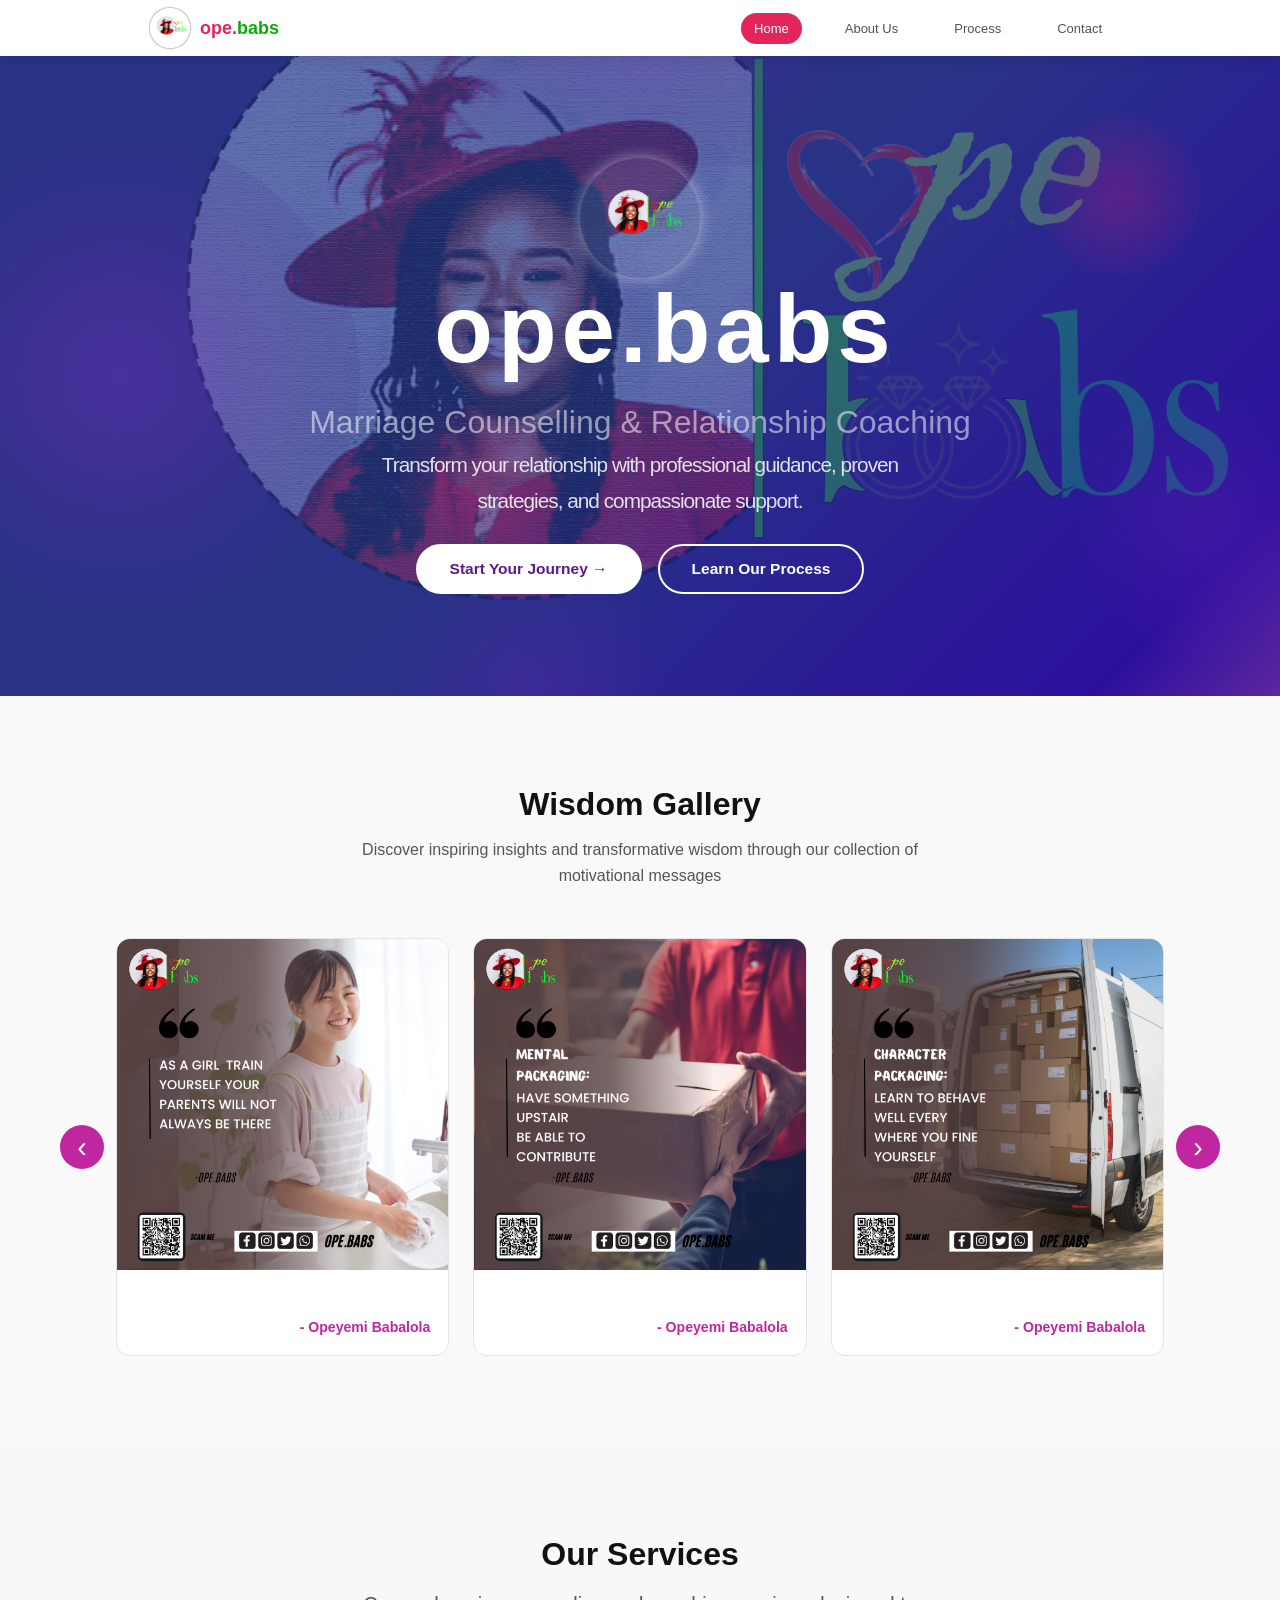
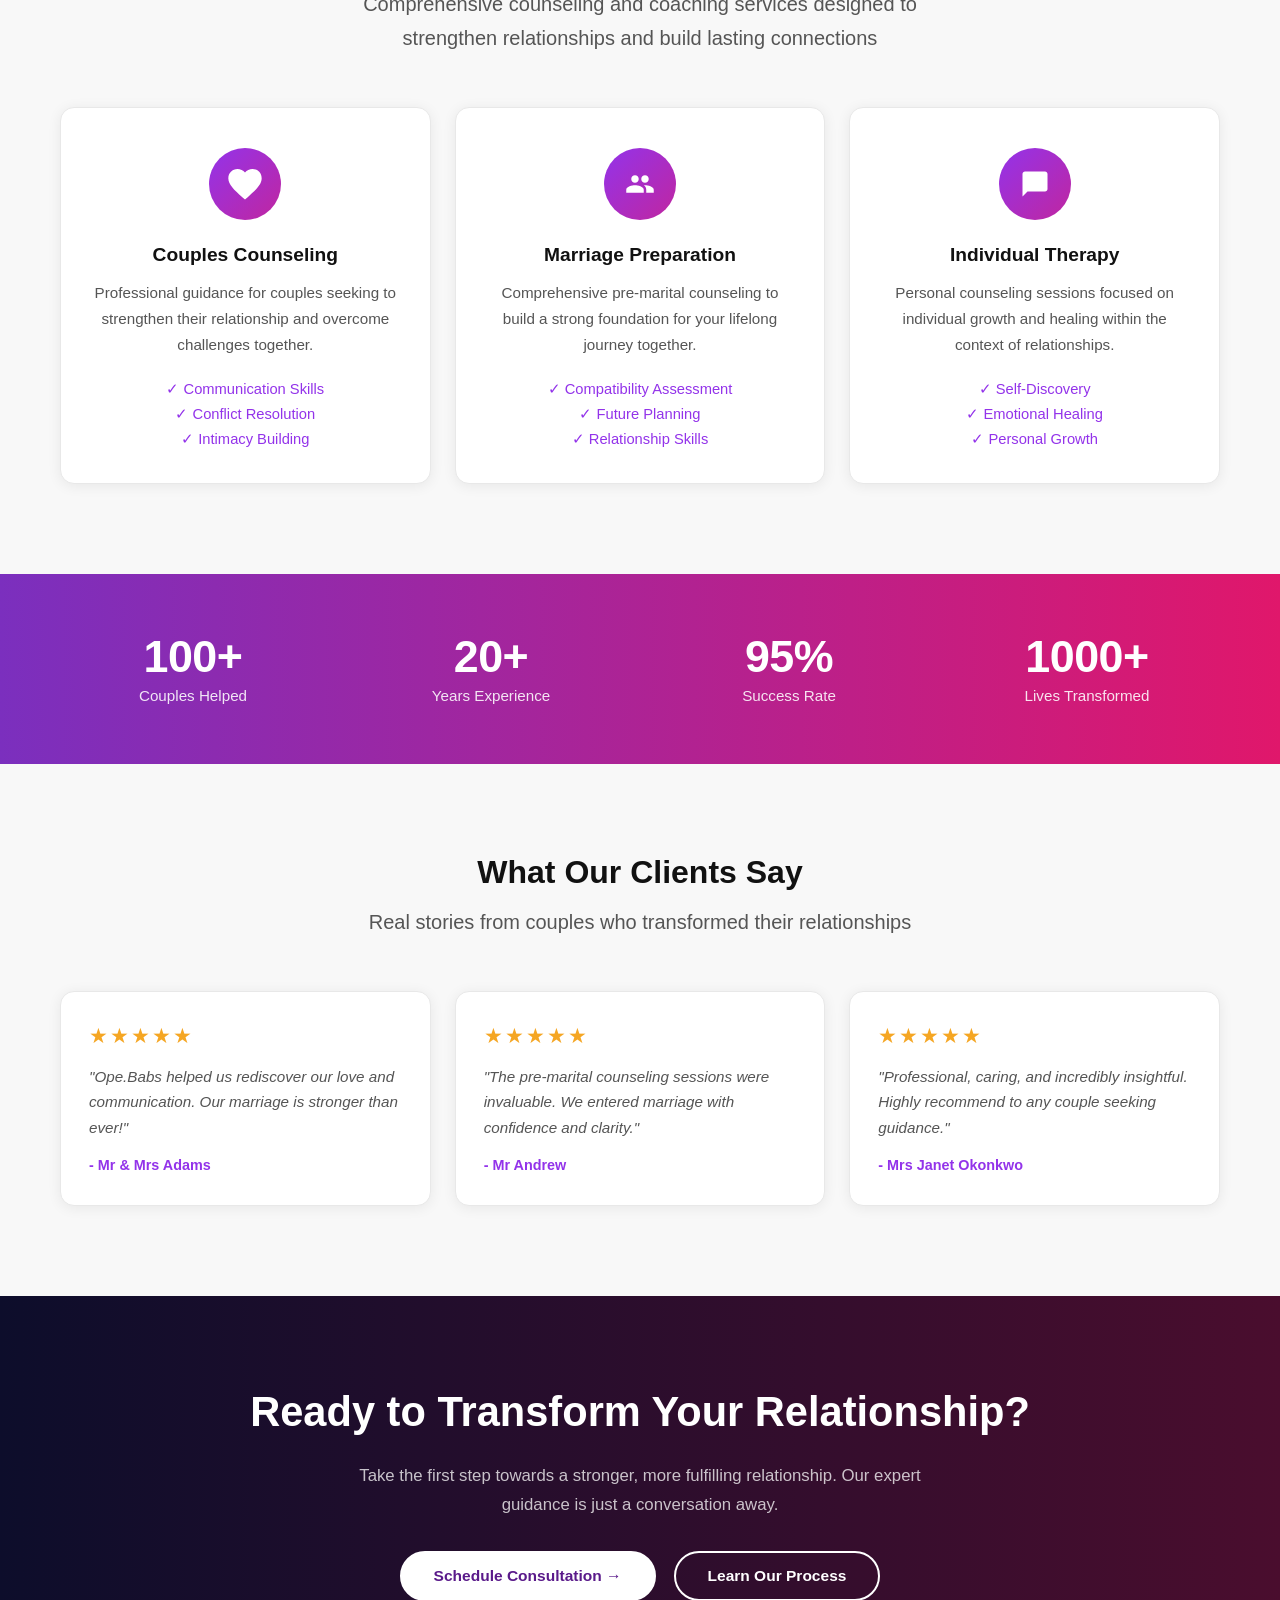
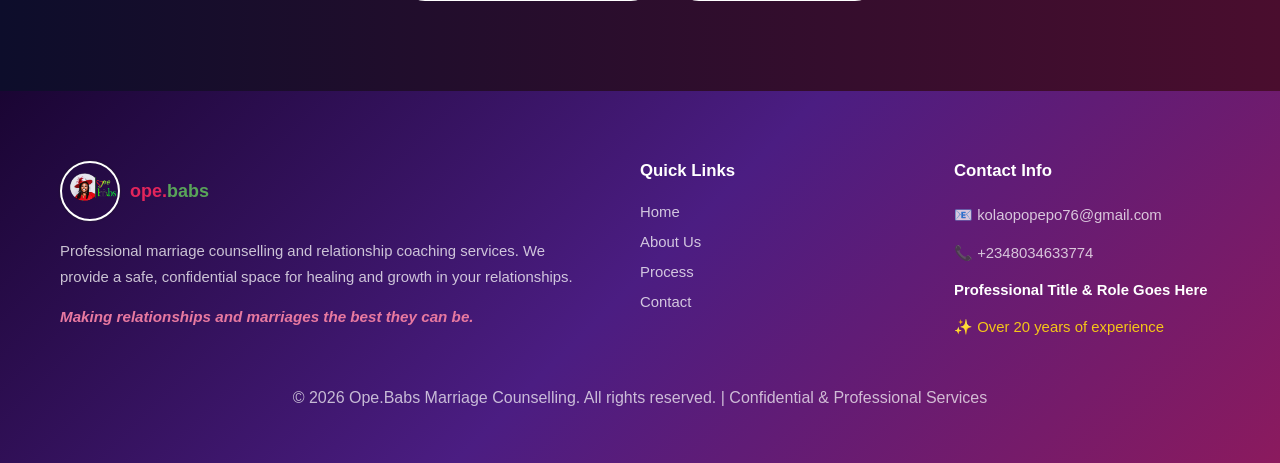
<file: index.html>
<!doctype html>
<html lang="en">
  <head>
    <meta charset="UTF-8" />
    <meta name="viewport" content="width=device-width, initial-scale=1.0" />
    <title>ope.babs - Marriage Counselling & Relationship Coaching</title>
    <!-- Basic Icons -->
    <link
      href="https://cdn.boxicons.com/3.0.8/fonts/basic/boxicons.min.css"
      rel="stylesheet"
    />
    <!-- Filled Icons -->
    <link
      href="https://cdn.boxicons.com/3.0.8/fonts/filled/boxicons-filled.min.css"
      rel="stylesheet"
    />
    <!-- Brand Icons -->
    <link
      href="https://cdn.boxicons.com/3.0.8/fonts/brands/boxicons-brands.min.css"
      rel="stylesheet"
    />
    <link href="https://cdn.boxicons.com/animations.min.css" rel="stylesheet" />
    <link rel="preconnect" href="https://fonts.googleapis.com" />
    <link rel="preconnect" href="https://fonts.gstatic.com" crossorigin />
    <link
      href="https://fonts.googleapis.com/css2?family=Plus+Jakarta+Sans:ital,wght@0,200..800;1,200..800&display=swap"
      rel="stylesheet"
    />
    <link rel="icon" type="image/png" href="./mama babs logo.png">
    <link rel="stylesheet" href="./styles.css" />
  </head>

  <body>
      <header class="header">
      <nav class="navbar">
        <div class="logo">
          <img src="./mama babs logo.png" alt="ope.babs logo" />
          <span>ope.<span style="color: rgb(9, 172, 9)">babs</span></span>
        </div>

            <button class="hamburger" id="hamburger" aria-label="Toggle menu">
                <span></span>
                   <span></span>
                    <span></span>
              </button>
        
        <ul class="nav-links" id="nav-links">
          <li><a href="./index.html" class="active">Home</a></li>
          <li><a href="./about.html">About Us</a></li>
          <li><a href="./process.html">Process</a></li>
          <li><a href="./contact.html">Contact</a></li>
        </ul>
      </nav>
    </header>

    <!-- ==============================
       HERO SECTION
       ============================== -->
    <section class="hero">
      <!-- Decorative circles -->
      <div class="circle circle-left"></div>
      <div class="circle circle-right"></div>
      <div class="circle circle-top-right"></div>

      <!-- Dark overlay over background image -->
      <div class="hero-overlay"></div>

      <!-- Main content -->
      <div class="hero-content">
        <!-- Small circular logo -->
        <div class="hero-logo">
          <img src="./mama babs logo.png" alt="" />
        </div>

        <h1 class="hero-title">ope.babs</h1>

        <h2 class="hero-subtitle">
          Marriage Counselling &amp; Relationship Coaching
        </h2>

        <p class="hero-text">
          Transform your relationship with professional guidance, proven
          strategies, and compassionate support.
        </p>

        <div class="hero-buttons">
          <a href="./contact.html" class="btn btn-primary"
            >Start Your Journey &rarr;</a
          >
          <a href="./process.html" class="btn btn-secondary"
            >Learn Our Process</a
          >
        </div>
      </div>
      <div class="circle">
        <div class="circle-left"></div>
        <div class="circle-top-right"></div>
        <div class="circle-right"></div>
      </div>
    </section>

       <section class="gallery-section">
      <div class="container">
        <h2 class="section-title">Wisdom Gallery</h2>
        <p class="section-subtitle">
          Discover inspiring insights and transformative wisdom through our
          collection of motivational messages
        </p>

        <div class="gallery-wrapper">
          <button class="gallery-btn prev" aria-label="Previous">
            &#8249;
          </button>

          <div class="gallery-viewport">
            <div class="gallery-track">
              <div class="gallery-card">
                <img
                  src="./AS A BOY LEARN TO BE A MAN EARLY LIFE WILL NOT WAIT FOR YOU. (5).png"
                  alt="Gallery Image 1"
                />
                <div class="card-caption">
                  <p class="quote-text">"Quote text goes here"</p>
                  <span class="quote-author">- Opeyemi Babalola</span>
                </div>
              </div>

              <div class="gallery-card">
                <img
                  src="./AS A BOY LEARN TO BE A MAN EARLY LIFE WILL NOT WAIT FOR YOU. (6).png"
                  alt="Gallery Image 2"
                />
                <div class="card-caption">
                  <p class="quote-text">"Quote text goes here"</p>
                  <span class="quote-author">- Opeyemi Babalola</span>
                </div>
              </div>

              <div class="gallery-card">
                <img
                  src="./AS A BOY LEARN TO BE A MAN EARLY LIFE WILL NOT WAIT FOR YOU. (7).png"
                  alt="Gallery Image 3"
                />
                <div class="card-caption">
                  <p class="quote-text">"Quote text goes here"</p>
                  <span class="quote-author">- Opeyemi Babalola</span>
                </div>
              </div>

              <div class="gallery-card">
                <img
                  src="./AS A BOY LEARN TO BE A MAN EARLY LIFE WILL NOT WAIT FOR YOU. (8).png"
                  alt="Gallery Image 4"
                />
                <div class="card-caption">
                  <p class="quote-text">"Quote text goes here"</p>
                  <span class="quote-author">- Opeyemi Babalola</span>
                </div>
              </div>

              <div class="gallery-card">
                <img
                  src="./soft compulsory.png"
                  alt="Gallery Image 5"
                />
                <div class="card-caption">
                  <p class="quote-text">"Quote text goes here"</p>
                  <span class="quote-author">- Opeyemi Babalola</span>
                </div>
              </div>

              <div class="gallery-card">
                <img
                  src="./WhatsApp Image 2025-05-26 at 10.42.18 AM.jpeg"
                  alt="Gallery Image 6"
                />
                <div class="card-caption">
                  <p class="quote-text">"Quote text goes here"</p>
                  <span class="quote-author">- Opeyemi Babalola</span>
                </div>
              </div>

              <div class="gallery-card">
                <img
                  src="./WhatsApp Image 2025-05-29 at 8.26.15 AM.jpeg"
                  alt="Gallery Image 6"
                />
                <div class="card-caption">
                  <p class="quote-text">"Quote text goes here"</p>
                  <span class="quote-author">- Opeyemi Babalola</span>
                </div>
              </div>

              <div class="gallery-card">
                <img
                  src="./WhatsApp Image 2025-05-29 at 8.26.29 AM.jpeg"
                  alt="Gallery Image 6"
                />
                <div class="card-caption">
                  <p class="quote-text">"Quote text goes here"</p>
                  <span class="quote-author">- Opeyemi Babalola</span>
                </div>
              </div>

              <div class="gallery-card">
                <img
                  src="./WhatsApp Image 2025-05-29 at 8.28.06 AM.jpeg"
                  alt="Gallery Image 6"
                />
                <div class="card-caption">
                  <p class="quote-text">"Quote text goes here"</p>
                  <span class="quote-author">- Opeyemi Babalola</span>
                </div>
              </div>
            </div>
          </div>

          <button class="gallery-btn next" aria-label="Next">&#8250;</button>
        </div>
      </div>
    </section>

    <section class="services">
      <div class="container">
        <h1 class="section-title">Our Services</h1>
        <p class="section-text">
          Comprehensive counseling and coaching services designed to strengthen
          relationships and build lasting connections
        </p>

        <div class="service-list">
          <div class="service-card">
            <div class="service-icon">
              <svg
                xmlns="http://www.w3.org/2000/svg"
                width="50"
                height="40"
                viewBox="0 0 24 24"
                fill="white"
              >
                <path
                  d="M12 21.35l-1.45-1.32C5.4 15.36 2 12.28 2 8.5
             C2 5.42 4.42 3 7.5 3c1.74 0 3.41.81 4.5 2.09
             C13.09 3.81 14.76 3 16.5 3C19.58 3 22 5.42 22 8.5
             c0 3.78-3.4 6.86-8.55 11.54L12 21.35z"
                />
              </svg>
            </div>
            <h3 class="service-title">Couples Counseling</h3>
            <p class="service-text">
              Professional guidance for couples seeking to strengthen their
              relationship and overcome challenges together.
            </p>
            <ul class="service-features">
              <li class="service-feature">✓ Communication Skills</li>
              <li class="service-feature">✓ Conflict Resolution</li>
              <li class="service-feature">✓ Intimacy Building</li>
            </ul>
          </div>

          <div class="service-card">
            <div class="service-icon">
              <svg
                xmlns="http://www.w3.org/2000/svg"
                width="30"
                height="30"
                viewBox="0 0 24 24"
                fill="white"
              >
                <path
                  d="M16 11c1.66 0 2.99-1.34 2.99-3S17.66 5 16 5
             c-1.66 0-3 1.34-3 3s1.34 3 3 3zm-8 0c1.66 0
             2.99-1.34 2.99-3S9.66 5 8 5C6.34 5 5 6.34 5 8
             s1.34 3 3 3zm0 2c-2.33 0-7 1.17-7 3.5V19h14v-2.5
             c0-2.33-4.67-3.5-7-3.5zm8 0c-.29 0-.62.02-.97.05
             1.16.84 1.97 1.97 1.97 3.45V19h6v-2.5
             c0-2.33-4.67-3.5-7-3.5z"
                />
              </svg>
            </div>
            <h3 class="service-title">Marriage Preparation</h3>
            <p class="service-text">
              Comprehensive pre-marital counseling to build a strong foundation
              for your lifelong journey together.
            </p>
            <ul class="service-features">
              <li class="service-feature">✓ Compatibility Assessment</li>
              <li class="service-feature">✓ Future Planning</li>
              <li class="service-feature">✓ Relationship Skills</li>
            </ul>
          </div>

          <div class="service-card">
            <div class="service-icon">
              <svg
                xmlns="http://www.w3.org/2000/svg"
                width="30"
                height="30"
                viewBox="0 0 24 24"
                fill="white"
              >
                <path
                  d="M20 2H4c-1.1 0-2 .9-2 2v18l4-4h14c1.1 0
             2-.9 2-2V4c0-1.1-.9-2-2-2z"
                />
              </svg>
            </div>
            <h3 class="service-title">Individual Therapy</h3>
            <p class="service-text">
              Personal counseling sessions focused on individual growth and
              healing within the context of relationships.
            </p>
            <ul class="service-features">
              <li class="service-feature">✓ Self-Discovery</li>
              <li class="service-feature">✓ Emotional Healing</li>
              <li class="service-feature">✓ Personal Growth</li>
            </ul>
          </div>
        </div>
      </div>
    </section>

    <!-- ==============================
       SECTION 1: STATISTICS STRIP
       ============================== -->
    <section class="stats">
      <div class="stats-container">
        <div class="stat">
          <span class="stat-number">100+</span>
          <span class="stat-label">Couples Helped</span>
        </div>

        <div class="stat">
          <span class="stat-number">20+</span>
          <span class="stat-label">Years Experience</span>
        </div>

        <div class="stat">
          <span class="stat-number">95%</span>
          <span class="stat-label">Success Rate</span>
        </div>

        <div class="stat">
          <span class="stat-number">1000+</span>
          <span class="stat-label">Lives Transformed</span>
        </div>
      </div>
    </section>

    <!-- ==============================
       SECTION 2: TESTIMONIALS
       ============================== -->
    <section class="testimonials">
      <div class="container">
        <h2 class="section-title">What Our Clients Say</h2>
        <p class="section-text">
          Real stories from couples who transformed their relationships
        </p>

        <div class="testimonial-list">
          <div class="testimonial-card">
            <p class="stars">★★★★★</p>
            <p class="testimonial-text">
              "Ope.Babs helped us rediscover our love and communication. Our
              marriage is stronger than ever!"
            </p>
            <p class="testimonial-name">- Mr & Mrs Adams</p>
          </div>

          <div class="testimonial-card">
            <p class="stars">★★★★★</p>
            <p class="testimonial-text">
              "The pre-marital counseling sessions were invaluable. We entered
              marriage with confidence and clarity."
            </p>
            <p class="testimonial-name">- Mr Andrew</p>
          </div>

          <div class="testimonial-card">
            <p class="stars">★★★★★</p>
            <p class="testimonial-text">
              "Professional, caring, and incredibly insightful. Highly recommend
              to any couple seeking guidance."
            </p>
            <p class="testimonial-name">- Mrs Janet Okonkwo</p>
          </div>
        </div>
      </div>
    </section>

    <!-- ==============================
       SECTION 1: CTA
       ============================== -->
    <section class="cta">
      <div class="cta-container">
        <h2 class="cta-title">Ready to Transform Your Relationship?</h2>
        <p class="cta-text">
          Take the first step towards a stronger, more fulfilling relationship.
          Our expert guidance is just a conversation away.
        </p>

        <div class="cta-buttons">
          <a href="./contact.html" class="btn btn-primary"
            >Schedule Consultation &rarr;</a
          >
          <a href="./process.html" class="btn btn-secondary"
            >Learn Our Process</a
          >
        </div>
      </div>
    </section>

    <footer class="footer">
      <div class="footer-container">
        <!-- Column 1: Brand -->
        <div class="footer-column footer-brand">
          <div class="footer-logo">
            <img src="./mama babs logo.png" alt="ope.babs logo" />
            <span>ope.<span style="color: rgb(89, 164, 89)">babs</span></span>
          </div>

          <p class="footer-text">
            Professional marriage counselling and relationship coaching
            services. We provide a safe, confidential space for healing and
            growth in your relationships.
          </p>

          <p class="footer-highlight">
            Making relationships and marriages the best they can be.
          </p>

          <ul class="social-links">
            <li>
              <i
                class="bxl bx-facebook-circle bx-breathe bx-remove-padding"
                style="color: #ffffff"
              ></i>
            </li>
            <li>
              <i
                class="bxl bx-instagram bx-breathe bx-remove-padding"
                style="color: #ffffff"
              ></i>
            </li>
            <li>
              <i
                class="bxl bx-twitter-x bx-breathe bx-remove-padding"
                style="color: #ffffff"
              ></i>
            </li>
            <li>
              <i
                class="bxl bx-whatsapp bx-breathe bx-remove-padding"
                style="color: #ffffff"
              ></i>
            </li>
          </ul>
        </div>

        <!-- Column 2: Quick Links -->
        <div class="footer-column">
          <h4 class="footer-title">Quick Links</h4>

          <ul class="footer-links">
            <li><a href="./index.html" class="footer-link">Home</a></li>
            <li>
              <a href="./about.html" class="footer-link">About Us</a>
            </li>
            <li>
              <a href="./process.html" class="footer-link">Process</a>
            </li>
            <li>
              <a href="./contact.html" class="footer-link">Contact</a>
            </li>
          </ul>
        </div>

        <!-- Column 3: Contact Info -->
        <div class="footer-column">
          <h4 class="footer-title">Contact Info</h4>

          <div class="footer-contact">
            <p class="footer-text"><a>📧 kolaopopepo76@gmail.com </a></p>
            <p class="footer-text">
              <a
                href="https://wa.me/2348034633774?text=Hello%20there"
                target="_blank"
                rel="noopener"
                >📞 +2348034633774</a
              >
            </p>
            <p class="footer-text footer-role">
              Professional Title &amp; Role Goes Here
            </p>
            <p class="footer-text footer-experience">
              ✨ Over 20 years of experience
            </p>
          </div>
        </div>
        
      </div>
      <div class="footer-bottom">
          <p class="footer-bottom-text">
            &copy; 2026 Ope.Babs Marriage Counselling. All rights reserved. |
            Confidential &amp; Professional Services
          </p>
        </div>
    </footer>

    <script src="./script.js"></script>
        <script>
      document.addEventListener("DOMContentLoaded", () => {
        const hamburger = document.getElementById("hamburger");
        const navLinks = document.getElementById("nav-links");

        hamburger.addEventListener("click", () => {
          hamburger.classList.toggle("open");
          navLinks.classList.toggle("open");
        });

        navLinks.querySelectorAll("a").forEach((link) => {
          link.addEventListener("click", () => {
            hamburger.classList.remove("open");
            navLinks.classList.remove("open");
          });
        });
      });
    </script>
  </body>
</html>
</file>
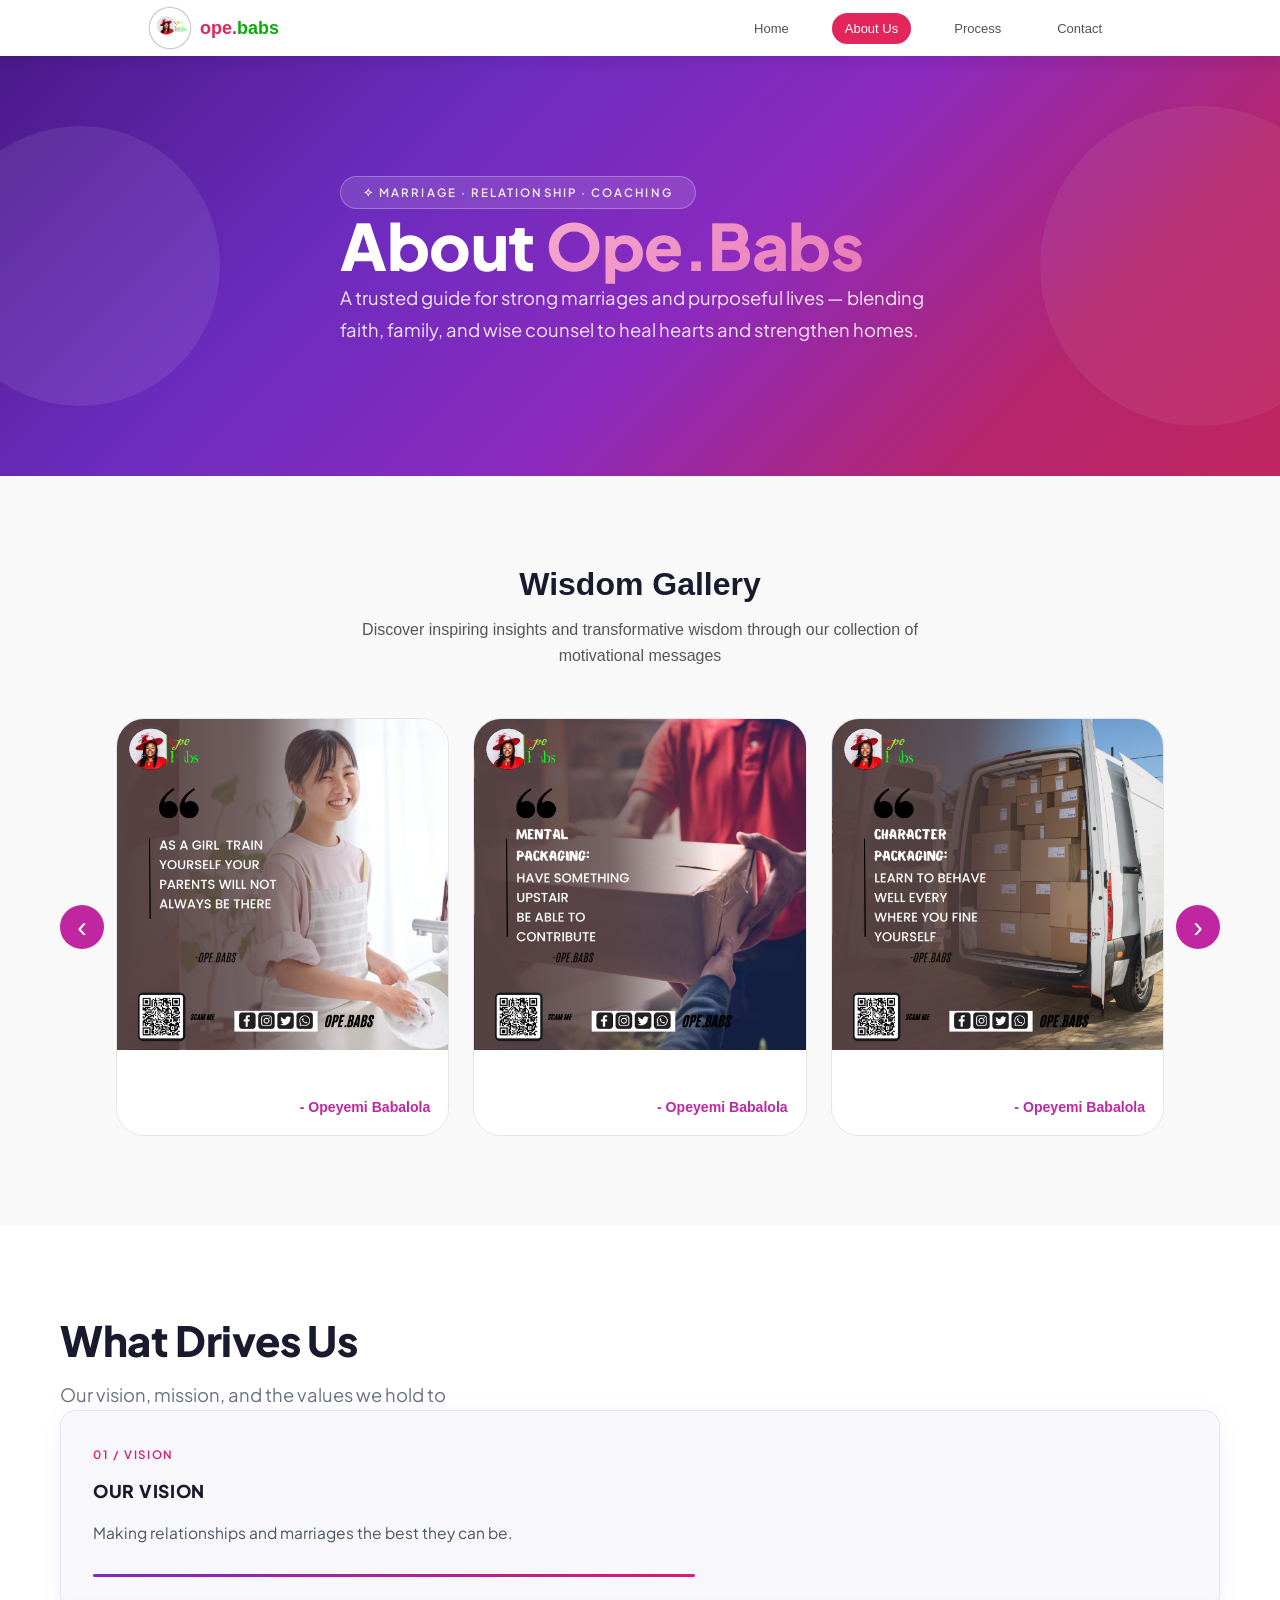
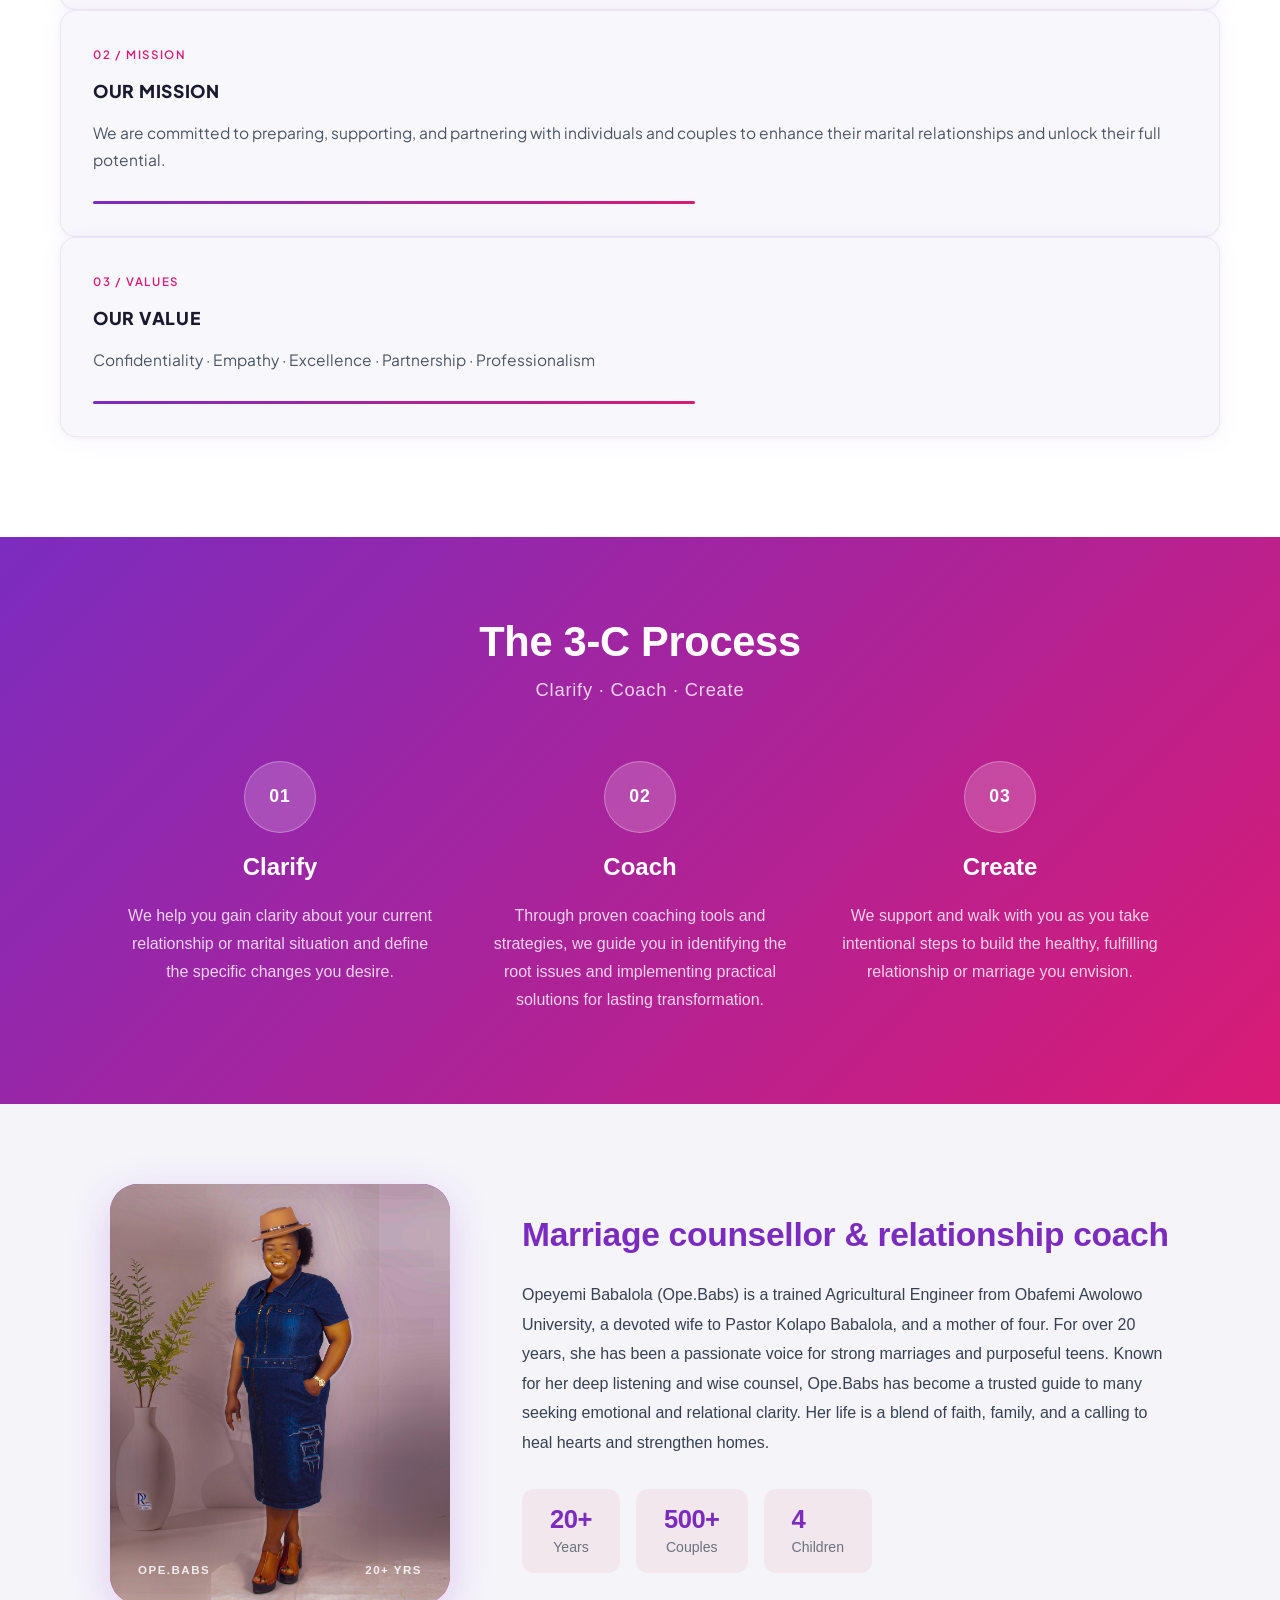
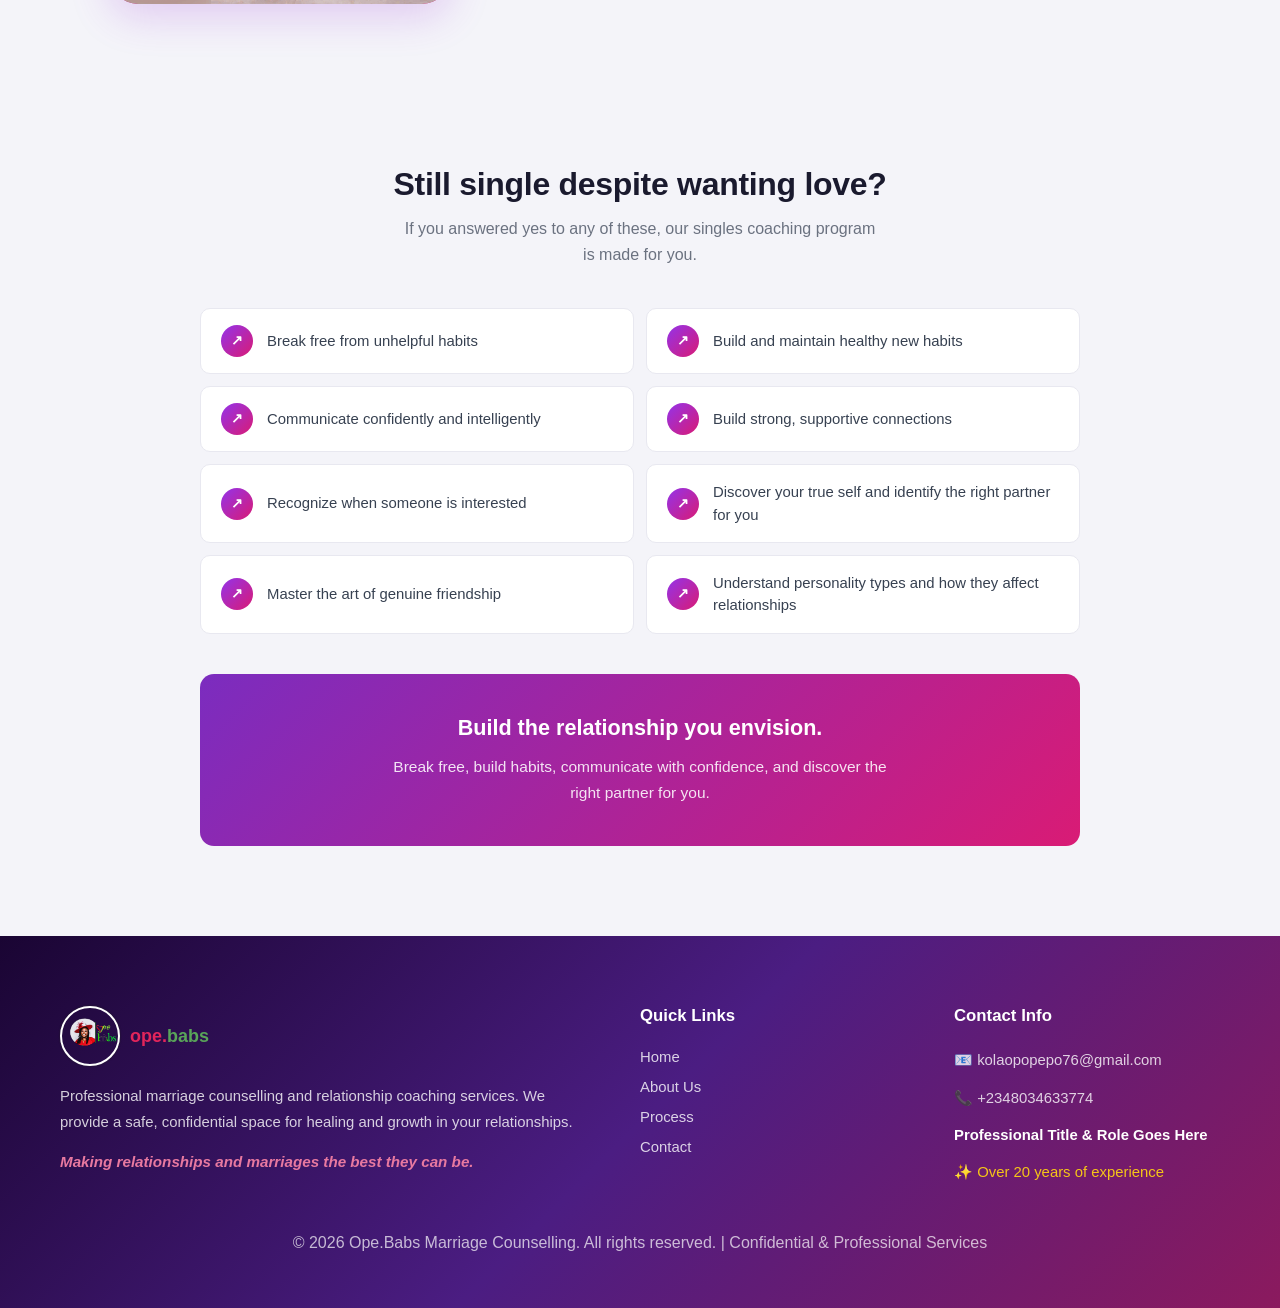
<file: about.html>
<!doctype html>
<html lang="en">
  <head>
    <meta charset="UTF-8" />
    <meta name="viewport" content="width=device-width, initial-scale=1.0" />
    <title>ope.babs - Marriage Counselling & Relationship Coaching</title>
    <!-- Basic Icons -->
    <link
      href="https://cdn.boxicons.com/3.0.8/fonts/basic/boxicons.min.css"
      rel="stylesheet"
    />
    <!-- Filled Icons -->
    <link
      href="https://cdn.boxicons.com/3.0.8/fonts/filled/boxicons-filled.min.css"
      rel="stylesheet"
    />
    <!-- Brand Icons -->
    <link
      href="https://cdn.boxicons.com/3.0.8/fonts/brands/boxicons-brands.min.css"
      rel="stylesheet"
    />
    <link href="https://cdn.boxicons.com/animations.min.css" rel="stylesheet" />
    <link rel="preconnect" href="https://fonts.googleapis.com" />
    <link rel="preconnect" href="https://fonts.gstatic.com" crossorigin />
    <link
      href="https://fonts.googleapis.com/css2?family=Plus+Jakarta+Sans:ital,wght@0,200..800;1,200..800&display=swap"
      rel="stylesheet"
    />
    <link rel="icon" type="image/png" href="./mama babs logo.png">
    <link rel="stylesheet" href="./styles.css" />
    <link rel="stylesheet" href="./about.css" />
  </head>
  <body>
    <header class="header">
      <nav class="navbar">
        <div class="logo">
          <img src="./mama babs logo.png" alt="ope.babs logo" />
          <span>ope.<span style="color: rgb(9, 172, 9)">babs</span></span>
        </div>

            <button class="hamburger" id="hamburger" aria-label="Toggle menu">
                <span></span>
                   <span></span>
                    <span></span>
              </button>
        
        <ul class="nav-links" id="nav-links">
          <li><a href="./index.html">Home</a></li>
          <li><a href="./about.html" class="active">About Us</a></li>
          <li><a href="./process.html">Process</a></li>
          <li><a href="./contact.html">Contact</a></li>
        </ul>
      </nav>
    </header>

    <!-- ==============================
       ABOUT HERO SECTION
       ============================== -->
    <section class="opebabs-about-hero">
      <!-- Decorative circles -->
      <div class="opebabs-circle opebabs-circle-left" aria-hidden="true"></div>
      <div class="opebabs-circle opebabs-circle-right" aria-hidden="true"></div>

      <!-- Content -->
      <div class="container position-relative" style="z-index: 2">
        <div class="row justify-content-center">
          <div class="col-12 col-md-10 col-lg-8 text-center">
            <!-- Badge -->
            <div class="opebabs-badge mb-4">
              ✧ MARRIAGE &middot; RELATIONSHIP &middot; COACHING
            </div>

            <!-- Heading -->
            <h1 class="opebabs-about-heading mb-4">
              About <span class="opebabs-heading-accent">Ope.Babs</span>
            </h1>

            <!-- Description -->
            <p class="opebabs-about-desc mx-auto">
              A trusted guide for strong marriages and purposeful lives —
              blending faith, family, and wise counsel to heal hearts and
              strengthen homes.
            </p>
          </div>
        </div>
      </div>
    </section>

      <section class="gallery-section">
      <div class="container">
        <h2 class="section-title">Wisdom Gallery</h2>
        <p class="section-subtitle">
          Discover inspiring insights and transformative wisdom through our
          collection of motivational messages
        </p>

        <div class="gallery-wrapper">
          <button class="gallery-btn prev" aria-label="Previous">
            &#8249;
          </button>

          <div class="gallery-viewport">
            <div class="gallery-track">
              <div class="gallery-card">
                <img
                  src="./AS A BOY LEARN TO BE A MAN EARLY LIFE WILL NOT WAIT FOR YOU. (5).png"
                  alt="Gallery Image 1"
                />
                <div class="card-caption">
                  <p class="quote-text">"Quote text goes here"</p>
                  <span class="quote-author">- Opeyemi Babalola</span>
                </div>
              </div>

              <div class="gallery-card">
                <img
                  src="./AS A BOY LEARN TO BE A MAN EARLY LIFE WILL NOT WAIT FOR YOU. (6).png"
                  alt="Gallery Image 2"
                />
                <div class="card-caption">
                  <p class="quote-text">"Quote text goes here"</p>
                  <span class="quote-author">- Opeyemi Babalola</span>
                </div>
              </div>

              <div class="gallery-card">
                <img
                  src="./AS A BOY LEARN TO BE A MAN EARLY LIFE WILL NOT WAIT FOR YOU. (7).png"
                  alt="Gallery Image 3"
                />
                <div class="card-caption">
                  <p class="quote-text">"Quote text goes here"</p>
                  <span class="quote-author">- Opeyemi Babalola</span>
                </div>
              </div>

              <div class="gallery-card">
                <img
                  src="./AS A BOY LEARN TO BE A MAN EARLY LIFE WILL NOT WAIT FOR YOU. (8).png"
                  alt="Gallery Image 4"
                />
                <div class="card-caption">
                  <p class="quote-text">"Quote text goes here"</p>
                  <span class="quote-author">- Opeyemi Babalola</span>
                </div>
              </div>

              <div class="gallery-card">
                <img
                  src="./soft compulsory.png"
                  alt="Gallery Image 5"
                />
                <div class="card-caption">
                  <p class="quote-text">"Quote text goes here"</p>
                  <span class="quote-author">- Opeyemi Babalola</span>
                </div>
              </div>

              <div class="gallery-card">
                <img
                  src="./WhatsApp Image 2025-05-26 at 10.42.18 AM.jpeg"
                  alt="Gallery Image 6"
                />
                <div class="card-caption">
                  <p class="quote-text">"Quote text goes here"</p>
                  <span class="quote-author">- Opeyemi Babalola</span>
                </div>
              </div>

              <div class="gallery-card">
                <img
                  src="./WhatsApp Image 2025-05-29 at 8.26.15 AM.jpeg"
                  alt="Gallery Image 6"
                />
                <div class="card-caption">
                  <p class="quote-text">"Quote text goes here"</p>
                  <span class="quote-author">- Opeyemi Babalola</span>
                </div>
              </div>

              <div class="gallery-card">
                <img
                  src="./WhatsApp Image 2025-05-29 at 8.26.29 AM.jpeg"
                  alt="Gallery Image 6"
                />
                <div class="card-caption">
                  <p class="quote-text">"Quote text goes here"</p>
                  <span class="quote-author">- Opeyemi Babalola</span>
                </div>
              </div>

              <div class="gallery-card">
                <img
                  src="./WhatsApp Image 2025-05-29 at 8.28.06 AM.jpeg"
                  alt="Gallery Image 6"
                />
                <div class="card-caption">
                  <p class="quote-text">"Quote text goes here"</p>
                  <span class="quote-author">- Opeyemi Babalola</span>
                </div>
              </div>
            </div>
          </div>

          <button class="gallery-btn next" aria-label="Next">&#8250;</button>
        </div>
      </div>
    </section>

    <!-- What Drives Us Section -->
    <section class="opebabs-drives-section">
      <div class="container">
        <!-- Section Header -->
        <div class="row justify-content-center">
          <div class="col-12 col-md-8 col-lg-6 text-center">
            <h2 class="opebabs-drives-heading">What Drives Us</h2>
            <p class="opebabs-drives-subtitle">
              Our vision, mission, and the values we hold to
            </p>
          </div>
        </div>

        <!-- Cards Row -->
        <div class="row g-4 justify-content-center mt-3">
          <!-- Card 1: Vision -->
          <div class="col-12 col-md-4">
            <div class="opebabs-value-card h-100">
              <span class="opebabs-card-label">01 / VISION</span>
              <h3 class="opebabs-card-title">OUR VISION</h3>
              <p class="opebabs-card-text">
                Making relationships and marriages the best they can be.
              </p>
              <div class="opebabs-card-line"></div>
            </div>
          </div>

          <!-- Card 2: Mission -->
          <div class="col-12 col-md-4">
            <div class="opebabs-value-card h-100">
              <span class="opebabs-card-label">02 / MISSION</span>
              <h3 class="opebabs-card-title">OUR MISSION</h3>
              <p class="opebabs-card-text">
                We are committed to preparing, supporting, and partnering with
                individuals and couples to enhance their marital relationships
                and unlock their full potential.
              </p>
              <div class="opebabs-card-line"></div>
            </div>
          </div>

          <!-- Card 3: Values -->
          <div class="col-12 col-md-4">
            <div class="opebabs-value-card h-100">
              <span class="opebabs-card-label">03 / VALUES</span>
              <h3 class="opebabs-card-title">OUR VALUE</h3>
              <p class="opebabs-card-text">
                Confidentiality · Empathy · Excellence · Partnership ·
                Professionalism
              </p>
              <div class="opebabs-card-line"></div>
            </div>
          </div>
        </div>
      </div>
    </section>
    <section class="process-section">
      <div class="process-container">
        <!-- Section Header -->
        <div class="process-header">
          <h2 class="process-title">The 3-C Process</h2>
          <p class="process-subtitle">Clarify &middot; Coach &middot; Create</p>
        </div>

        <!-- Steps Row -->
        <div class="process-steps">
          <!-- Step 1 -->
          <div class="process-step">
            <div class="step-number">01</div>
            <h3 class="step-title">Clarify</h3>
            <p class="step-text">
              We help you gain clarity about your current relationship or
              marital situation and define the specific changes you desire.
            </p>
          </div>

          <!-- Step 2 -->
          <div class="process-step">
            <div class="step-number">02</div>
            <h3 class="step-title">Coach</h3>
            <p class="step-text">
              Through proven coaching tools and strategies, we guide you in
              identifying the root issues and implementing practical solutions
              for lasting transformation.
            </p>
          </div>

          <!-- Step 3 -->
          <div class="process-step">
            <div class="step-number">03</div>
            <h3 class="step-title">Create</h3>
            <p class="step-text">
              We support and walk with you as you take intentional steps to
              build the healthy, fulfilling relationship or marriage you
              envision.
            </p>
          </div>
        </div>
      </div>
    </section>

    <section class="story-section">
      <div class="story-container">
        <!-- LEFT: Profile Card -->
        <div class="profile-card">
          <!-- Replace the placeholder div with your actual image -->
          <img
            src="./ap5a (3).jpg"
            alt="Ope.Babs"
            class="profile-photo"
          />
          <div class="profile-photo-placeholder">
            <div class="profile-initials-ring">
              <span class="profile-initial">O</span>
            </div>
          </div>

          <div class="profile-card-footer">
            <span class="profile-name">OPE.BABS</span>
            <span class="profile-years">20+ YRS</span>
          </div>
        </div>

        <!-- RIGHT: Content -->
        <div class="story-content">
          <h2 class="story-heading">
            Marriage counsellor &amp; relationship coach
          </h2>

          <p class="story-text">
            Opeyemi Babalola (Ope.Babs) is a trained Agricultural Engineer from
            Obafemi Awolowo University, a devoted wife to Pastor Kolapo
            Babalola, and a mother of four. For over 20 years, she has been a
            passionate voice for strong marriages and purposeful teens. Known
            for her deep listening and wise counsel, Ope.Babs has become a
            trusted guide to many seeking emotional and relational clarity. Her
            life is a blend of faith, family, and a calling to heal hearts and
            strengthen homes.
          </p>

          <!-- Stats row -->
          <div class="story-stats">
            <div class="stat-item">
              <span class="stat-number">20+</span>
              <span class="stat-label">Years</span>
            </div>

            <div class="stat-item">
              <span class="stat-number">500+</span>
              <span class="stat-label">Couples</span>
            </div>

            <div class="stat-item">
              <span class="stat-number">4</span>
              <span class="stat-label">Children</span>
            </div>
          </div>
        </div>
      </div>
    </section>

    <section class="singles-section">
      <div class="singles-container">
        <!-- Section Header -->
        <div class="singles-header">
          <h2 class="singles-title">Still single despite wanting love?</h2>
          <p class="singles-subtitle">
            If you answered yes to any of these, our singles coaching program is
            made for you.
          </p>
        </div>

        <!-- Features Grid -->
        <div class="singles-grid">
          <div class="singles-item">
            <span class="singles-icon" aria-hidden="true">&#8599;</span>
            <p class="singles-text">Break free from unhelpful habits</p>
          </div>

          <div class="singles-item">
            <span class="singles-icon" aria-hidden="true">&#8599;</span>
            <p class="singles-text">Build and maintain healthy new habits</p>
          </div>

          <div class="singles-item">
            <span class="singles-icon" aria-hidden="true">&#8599;</span>
            <p class="singles-text">
              Communicate confidently and intelligently
            </p>
          </div>

          <div class="singles-item">
            <span class="singles-icon" aria-hidden="true">&#8599;</span>
            <p class="singles-text">Build strong, supportive connections</p>
          </div>

          <div class="singles-item">
            <span class="singles-icon" aria-hidden="true">&#8599;</span>
            <p class="singles-text">Recognize when someone is interested</p>
          </div>

          <div class="singles-item">
            <span class="singles-icon" aria-hidden="true">&#8599;</span>
            <p class="singles-text">
              Discover your true self and identify the right partner for you
            </p>
          </div>

          <div class="singles-item">
            <span class="singles-icon" aria-hidden="true">&#8599;</span>
            <p class="singles-text">Master the art of genuine friendship</p>
          </div>

          <div class="singles-item">
            <span class="singles-icon" aria-hidden="true">&#8599;</span>
            <p class="singles-text">
              Understand personality types and how they affect relationships
            </p>
          </div>
        </div>

        <!-- CTA Banner -->
        <div class="singles-banner">
          <h3 class="banner-title">Build the relationship you envision.</h3>
          <p class="banner-text">
            Break free, build habits, communicate with confidence, and discover
            the right partner for you.
          </p>
        </div>
      </div>
    </section>

    <footer class="footer">
      <div class="footer-container">
        <!-- Column 1: Brand -->
        <div class="footer-column footer-brand">
          <div class="footer-logo">
            <img src="./mama babs logo.png" alt="ope.babs logo" />
            <span>ope.<span style="color: rgb(89, 164, 89)">babs</span></span>
          </div>

          <p class="footer-text">
            Professional marriage counselling and relationship coaching
            services. We provide a safe, confidential space for healing and
            growth in your relationships.
          </p>

          <p class="footer-highlight">
            Making relationships and marriages the best they can be.
          </p>

          <ul class="social-links">
            <li>
              <i
                class="bxl bx-facebook-circle bx-breathe bx-remove-padding"
                style="color: #ffffff"
              ></i>
            </li>
            <li>
              <i
                class="bxl bx-instagram bx-breathe bx-remove-padding"
                style="color: #ffffff"
              ></i>
            </li>
            <li>
              <i
                class="bxl bx-twitter-x bx-breathe bx-remove-padding"
                style="color: #ffffff"
              ></i>
            </li>
            <li>
              <i
                class="bxl bx-whatsapp bx-breathe bx-remove-padding"
                style="color: #ffffff"
              ></i>
            </li>
          </ul>
        </div>

        <!-- Column 2: Quick Links -->
        <div class="footer-column">
          <h4 class="footer-title">Quick Links</h4>

          <ul class="footer-links">
            <li><a href="./index.html" class="footer-link">Home</a></li>
            <li>
              <a href="./about.html" class="footer-link">About Us</a>
            </li>
            <li>
              <a href="./process.html" class="footer-link">Process</a>
            </li>
            <li>
              <a href="./contact.html" class="footer-link">Contact</a>
            </li>
          </ul>
        </div>

        <!-- Column 3: Contact Info -->
        <div class="footer-column">
          <h4 class="footer-title">Contact Info</h4>

          <div class="footer-contact">
            <p class="footer-text"><a>📧 kolaopopepo76@gmail.com </a></p>
            <p class="footer-text">
              <a
                href="https://wa.me/2348034633774?text=Hello%20there"
                target="_blank"
                rel="noopener"
                >📞 +2348034633774</a
              >
            </p>
            <p class="footer-text footer-role">
              Professional Title &amp; Role Goes Here
            </p>
            <p class="footer-text footer-experience">
              ✨ Over 20 years of experience
            </p>
          </div>
        </div>
      </div>
      <div class="footer-bottom">
        <p class="footer-bottom-text">
          &copy; 2026 Ope.Babs Marriage Counselling. All rights reserved. |
          Confidential &amp; Professional Services
        </p>
      </div>
    </footer>
    <script src="./script.js"></script>
        <script>
      document.addEventListener("DOMContentLoaded", () => {
        const hamburger = document.getElementById("hamburger");
        const navLinks = document.getElementById("nav-links");

        hamburger.addEventListener("click", () => {
          hamburger.classList.toggle("open");
          navLinks.classList.toggle("open");
        });

        navLinks.querySelectorAll("a").forEach((link) => {
          link.addEventListener("click", () => {
            hamburger.classList.remove("open");
            navLinks.classList.remove("open");
          });
        });
      });
    </script>
  </body>
</html>
</file>
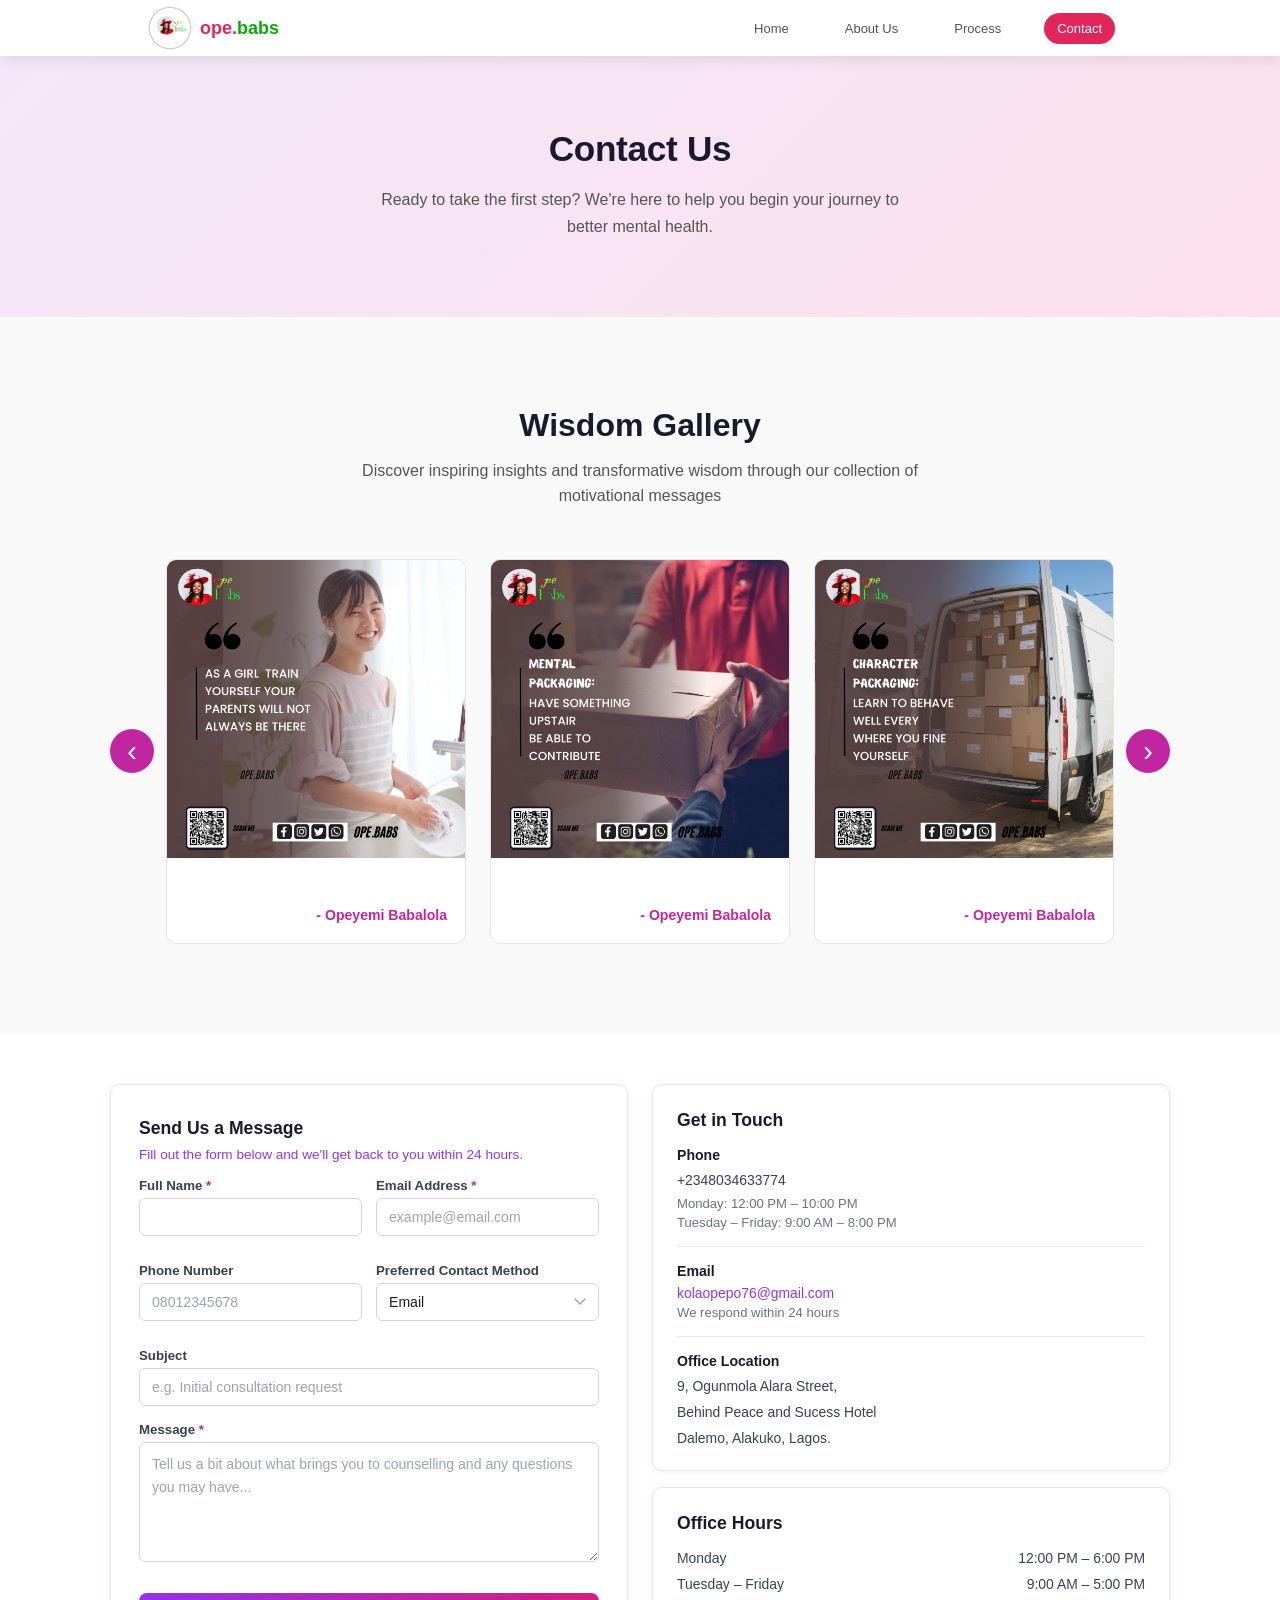
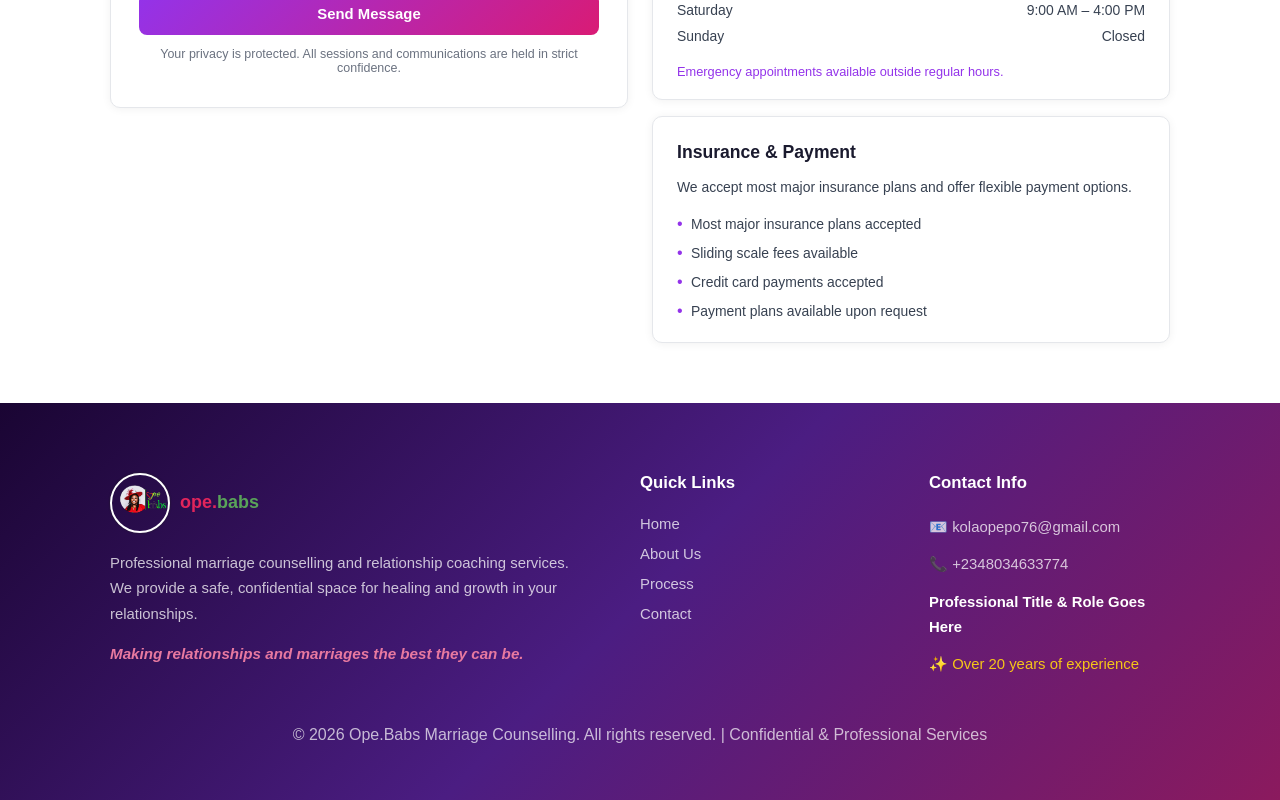
<file: contact.html>
<!doctype html>
<html lang="en">
  <head>
    <meta charset="UTF-8" />
    <meta name="viewport" content="width=device-width, initial-scale=1.0" />
    <title>ope.babs - Marriage Counselling & Relationship Coaching</title>
    <!-- Basic Icons -->
    <link
      href="https://cdn.boxicons.com/3.0.8/fonts/basic/boxicons.min.css"
      rel="stylesheet"
    />
    <!-- Filled Icons -->
    <link
      href="https://cdn.boxicons.com/3.0.8/fonts/filled/boxicons-filled.min.css"
      rel="stylesheet"
    />
    <!-- Brand Icons -->
    <link
      href="https://cdn.boxicons.com/3.0.8/fonts/brands/boxicons-brands.min.css"
      rel="stylesheet"
    />
    <link href="https://cdn.boxicons.com/animations.min.css" rel="stylesheet" />
    <link rel="preconnect" href="https://fonts.googleapis.com" />
    <link rel="preconnect" href="https://fonts.gstatic.com" crossorigin />
    <link
      href="https://fonts.googleapis.com/css2?family=Plus+Jakarta+Sans:ital,wght@0,200..800;1,200..800&display=swap"
      rel="stylesheet"
    />
    <link rel="icon" type="image/png" href="./mama babs logo.png" />
    <link rel="stylesheet" href="./styles.css" />
    <link rel="stylesheet" href="./contact.css" />
  </head>
  <body>
    <header class="header">
      <nav class="navbar">
        <div class="logo">
          <img src="./mama babs logo.png" alt="ope.babs logo" />
          <span>ope.<span style="color: rgb(9, 172, 9)">babs</span></span>
        </div>

            <button class="hamburger" id="hamburger" aria-label="Toggle menu">
                <span></span>
                   <span></span>
                    <span></span>
              </button>
        
        <ul class="nav-links" id="nav-links">
          <li><a href="./index.html">Home</a></li>
          <li><a href="./about.html">About Us</a></li>
          <li><a href="./process.html">Process</a></li>
          <li><a href="./contact.html" class="active">Contact</a></li>
        </ul>
      </nav>
    </header>

    <section class="contact-hero">
      <div class="contact-hero-container">
        <h2 class="contact-hero-title">Contact Us</h2>
        <p class="contact-hero-text">
          Ready to take the first step? We're here to help you begin your
          journey to better mental health.
        </p>
      </div>
    </section>

    <section class="gallery-section">
      <div class="container">
        <h2 class="section-title">Wisdom Gallery</h2>
        <p class="section-subtitle">
          Discover inspiring insights and transformative wisdom through our
          collection of motivational messages
        </p>

        <div class="gallery-wrapper">
          <button class="gallery-btn prev" aria-label="Previous">
            &#8249;
          </button>

          <div class="gallery-viewport">
            <div class="gallery-track">
              <div class="gallery-card">
                <img
                  src="./AS A BOY LEARN TO BE A MAN EARLY LIFE WILL NOT WAIT FOR YOU. (5).png"
                  alt="Gallery Image 1"
                />
                <div class="card-caption">
                  <p class="quote-text">"Quote text goes here"</p>
                  <span class="quote-author">- Opeyemi Babalola</span>
                </div>
              </div>

              <div class="gallery-card">
                <img
                  src="./AS A BOY LEARN TO BE A MAN EARLY LIFE WILL NOT WAIT FOR YOU. (6).png"
                  alt="Gallery Image 2"
                />
                <div class="card-caption">
                  <p class="quote-text">"Quote text goes here"</p>
                  <span class="quote-author">- Opeyemi Babalola</span>
                </div>
              </div>

              <div class="gallery-card">
                <img
                  src="./AS A BOY LEARN TO BE A MAN EARLY LIFE WILL NOT WAIT FOR YOU. (7).png"
                  alt="Gallery Image 3"
                />
                <div class="card-caption">
                  <p class="quote-text">"Quote text goes here"</p>
                  <span class="quote-author">- Opeyemi Babalola</span>
                </div>
              </div>

              <div class="gallery-card">
                <img
                  src="./AS A BOY LEARN TO BE A MAN EARLY LIFE WILL NOT WAIT FOR YOU. (8).png"
                  alt="Gallery Image 4"
                />
                <div class="card-caption">
                  <p class="quote-text">"Quote text goes here"</p>
                  <span class="quote-author">- Opeyemi Babalola</span>
                </div>
              </div>

              <div class="gallery-card">
                <img
                  src="./soft compulsory.png"
                  alt="Gallery Image 5"
                />
                <div class="card-caption">
                  <p class="quote-text">"Quote text goes here"</p>
                  <span class="quote-author">- Opeyemi Babalola</span>
                </div>
              </div>

              <div class="gallery-card">
                <img
                  src="./WhatsApp Image 2025-05-26 at 10.42.18 AM.jpeg"
                  alt="Gallery Image 6"
                />
                <div class="card-caption">
                  <p class="quote-text">"Quote text goes here"</p>
                  <span class="quote-author">- Opeyemi Babalola</span>
                </div>
              </div>

              <div class="gallery-card">
                <img
                  src="./WhatsApp Image 2025-05-29 at 8.26.15 AM.jpeg"
                  alt="Gallery Image 6"
                />
                <div class="card-caption">
                  <p class="quote-text">"Quote text goes here"</p>
                  <span class="quote-author">- Opeyemi Babalola</span>
                </div>
              </div>

              <div class="gallery-card">
                <img
                  src="./WhatsApp Image 2025-05-29 at 8.26.29 AM.jpeg"
                  alt="Gallery Image 6"
                />
                <div class="card-caption">
                  <p class="quote-text">"Quote text goes here"</p>
                  <span class="quote-author">- Opeyemi Babalola</span>
                </div>
              </div>

              <div class="gallery-card">
                <img
                  src="./WhatsApp Image 2025-05-29 at 8.28.06 AM.jpeg"
                  alt="Gallery Image 6"
                />
                <div class="card-caption">
                  <p class="quote-text">"Quote text goes here"</p>
                  <span class="quote-author">- Opeyemi Babalola</span>
                </div>
              </div>
            </div>
          </div>

          <button class="gallery-btn next" aria-label="Next">&#8250;</button>
        </div>
      </div>
    </section>

    <!-- ==============================
       MAIN CONTACT LAYOUT
       ============================== -->
    <section class="ct-section">
      <div class="ct-container">
        <!-- ======= LEFT: FORM ======= -->
        <div class="ct-form-wrap">
          <h3 class="ct-card-title">Send Us a Message</h3>
          <p class="ct-form-subtitle">
            Fill out the form below and we'll get back to you within 24 hours.
          </p>

          <form
            class="ct-form"
            id="contactForm"
            action="#"
            method="post"
            novalidate
          >
            <div class="ct-row">
              <div class="ct-group">
                <label class="ct-label" for="full-name">
                  Full Name <span class="ct-required">*</span>
                </label>

                <input
                  class="ct-input"
                  type="text"
                  id="full-name"
                  name="full-name"
                  required
                />

                <small class="ct-error" id="name-error"></small>
              </div>

              <div class="ct-group">
                <label class="ct-label" for="email">
                  Email Address <span class="ct-required">*</span>
                </label>

                <input
                  class="ct-input"
                  type="email"
                  id="email"
                  name="email"
                  required
                  placeholder="example@email.com"
                />

                <small class="ct-error" id="email-error"></small>
              </div>
            </div>

            <div class="ct-row">
              <div class="ct-group">
                <label class="ct-label" for="phone">Phone Number</label>

                <input
                  class="ct-input"
                  type="tel"
                  id="phone"
                  name="phone"
                  inputmode="numeric"
                  pattern="[0-9]{11}"
                  maxlength="11"
                  placeholder="08012345678"
                />

                <small class="ct-error" id="phone-error"></small>
              </div>

              <div class="ct-group">
                <label class="ct-label" for="contact-method">
                  Preferred Contact Method
                </label>

                <select
                  class="ct-input ct-select"
                  id="contact-method"
                  name="contact-method"
                >
                  <option value="email">Email</option>
                  <option value="phone">Phone</option>
                  <option value="whatsapp">WhatsApp</option>
                </select>
              </div>
            </div>

            <div class="ct-group">
              <label class="ct-label" for="subject">Subject</label>

              <input
                class="ct-input"
                type="text"
                id="subject"
                name="subject"
                placeholder="e.g. Initial consultation request"
              />
            </div>

            <div class="ct-group">
              <label class="ct-label" for="message">
                Message <span class="ct-required">*</span>
              </label>

              <textarea
                class="ct-input ct-textarea"
                id="message"
                name="message"
                required
                placeholder="Tell us a bit about what brings you to counselling and any questions you may have..."
              ></textarea>

              <small class="ct-error" id="message-error"></small>
            </div>

            <button type="submit" class="ct-btn">Send Message</button>

            <!-- SUCCESS MESSAGE -->
            <div class="ct-success" id="formSuccess" role="alert">
              <strong>Form Submitted Successfully!</strong>
              <br />
              We will reach out to you as soon as possible.
            </div>

            <p class="ct-disclaimer">
              Your privacy is protected. All sessions and communications are
              held in strict confidence.
            </p>
          </form>
        </div>

        <!-- ======= RIGHT: INFO CARDS ======= -->
        <div class="ct-info-wrap">
          <!-- Get in Touch -->
          <div class="ct-info-card">
            <h3 class="ct-card-title">Get in Touch</h3>

            <div class="ct-info-block">
              <h4 class="ct-info-heading">Phone</h4>
              <p class="ct-info-value">+2348034633774</p>
              <p class="ct-info-sub">Monday: 12:00 PM – 10:00 PM</p>
              <p class="ct-info-sub">Tuesday – Friday: 9:00 AM – 8:00 PM</p>
            </div>

            <div class="ct-divider"></div>

            <div class="ct-info-block">
              <h4 class="ct-info-heading">Email</h4>
              <a href="mailto:kolaopepo76@gmail.com" class="ct-info-link"
                >kolaopepo76@gmail.com</a
              >
              <p class="ct-info-sub">We respond within 24 hours</p>
            </div>

            <div class="ct-divider"></div>

            <div class="ct-info-block">
              <h4 class="ct-info-heading">Office Location</h4>
              <p class="ct-info-value">9, Ogunmola Alara Street,</p>
              <p class="ct-info-value">Behind Peace and Sucess Hotel</p>
              <p class="ct-info-value">Dalemo, Alakuko, Lagos.</p>
            </div>
          </div>

          <!-- Office Hours -->
          <div class="ct-info-card">
            <h3 class="ct-card-title">Office Hours</h3>

            <div class="ct-hours-list">
              <div class="ct-hours-row">
                <span class="ct-hours-day">Monday</span>
                <span class="ct-hours-time">12:00 PM – 6:00 PM</span>
              </div>
              <div class="ct-hours-row">
                <span class="ct-hours-day">Tuesday – Friday</span>
                <span class="ct-hours-time">9:00 AM – 5:00 PM</span>
              </div>
              <div class="ct-hours-row">
                <span class="ct-hours-day">Saturday</span>
                <span class="ct-hours-time">9:00 AM – 4:00 PM</span>
              </div>
              <div class="ct-hours-row">
                <span class="ct-hours-day">Sunday</span>
                <span class="ct-hours-time">Closed</span>
              </div>
            </div>

            <p class="ct-hours-note">
              Emergency appointments available outside regular hours.
            </p>
          </div>

          <!-- Insurance & Payment -->
          <div class="ct-info-card">
            <h3 class="ct-card-title">Insurance &amp; Payment</h3>
            <p class="ct-info-value ct-info-para">
              We accept most major insurance plans and offer flexible payment
              options.
            </p>
            <ul class="ct-payment-list">
              <li>Most major insurance plans accepted</li>
              <li>Sliding scale fees available</li>
              <li>Credit card payments accepted</li>
              <li>Payment plans available upon request</li>
            </ul>
          </div>
        </div>
      </div>
    </section>

    <footer class="footer">
      <div class="footer-container">
        <!-- Column 1: Brand -->
        <div class="footer-column footer-brand">
          <div class="footer-logo">
            <img src="./mama babs logo.png" alt="ope.babs logo" />
            <span>ope.<span style="color: rgb(89, 164, 89)">babs</span></span>
          </div>

          <p class="footer-text">
            Professional marriage counselling and relationship coaching
            services. We provide a safe, confidential space for healing and
            growth in your relationships.
          </p>

          <p class="footer-highlight">
            Making relationships and marriages the best they can be.
          </p>

          <ul class="social-links">
            <li>
              <i
                class="bxl bx-facebook-circle bx-breathe bx-remove-padding"
                style="color: #ffffff"
              ></i>
            </li>
            <li>
              <i
                class="bxl bx-instagram bx-breathe bx-remove-padding"
                style="color: #ffffff"
              ></i>
            </li>
            <li>
              <i
                class="bxl bx-twitter-x bx-breathe bx-remove-padding"
                style="color: #ffffff"
              ></i>
            </li>
            <li>
              <i
                class="bxl bx-whatsapp bx-breathe bx-remove-padding"
                style="color: #ffffff"
              ></i>
            </li>
          </ul>
        </div>

        <!-- Column 2: Quick Links -->
        <div class="footer-column">
          <h4 class="footer-title">Quick Links</h4>

          <ul class="footer-links">
            <li><a href="./index.html" class="footer-link">Home</a></li>
            <li>
              <a href="./about.html" class="footer-link">About Us</a>
            </li>
            <li>
              <a href="./process.html" class="footer-link">Process</a>
            </li>
            <li>
              <a href="./contact.html" class="footer-link">Contact</a>
            </li>
          </ul>
        </div>

        <!-- Column 3: Contact Info -->
        <div class="footer-column">
          <h4 class="footer-title">Contact Info</h4>

          <div class="footer-contact">
            <p class="footer-text" id="footer-email">
              <a>📧 kolaopopepo76@gmail.com </a>
            </p>
            <p class="footer-text">
              <a
                href="https://wa.me/2348034633774?text=Hello%20there"
                target="_blank"
                rel="noopener"
                >📞 +2348034633774</a
              >
            </p>
            <p class="footer-text footer-role">
              Professional Title &amp; Role Goes Here
            </p>
            <p class="footer-text footer-experience">
              ✨ Over 20 years of experience
            </p>
          </div>
        </div>
      </div>
      <div class="footer-bottom">
        <p class="footer-bottom-text">
          &copy; 2026 Ope.Babs Marriage Counselling. All rights reserved. |
          Confidential &amp; Professional Services
        </p>
      </div>
    </footer>
    <script src="./script.js"></script>
        <script>
      document.addEventListener("DOMContentLoaded", () => {
        const hamburger = document.getElementById("hamburger");
        const navLinks = document.getElementById("nav-links");

        hamburger.addEventListener("click", () => {
          hamburger.classList.toggle("open");
          navLinks.classList.toggle("open");
        });

        navLinks.querySelectorAll("a").forEach((link) => {
          link.addEventListener("click", () => {
            hamburger.classList.remove("open");
            navLinks.classList.remove("open");
          });
        });
      });
    </script>
  </body>
</html>
</file>
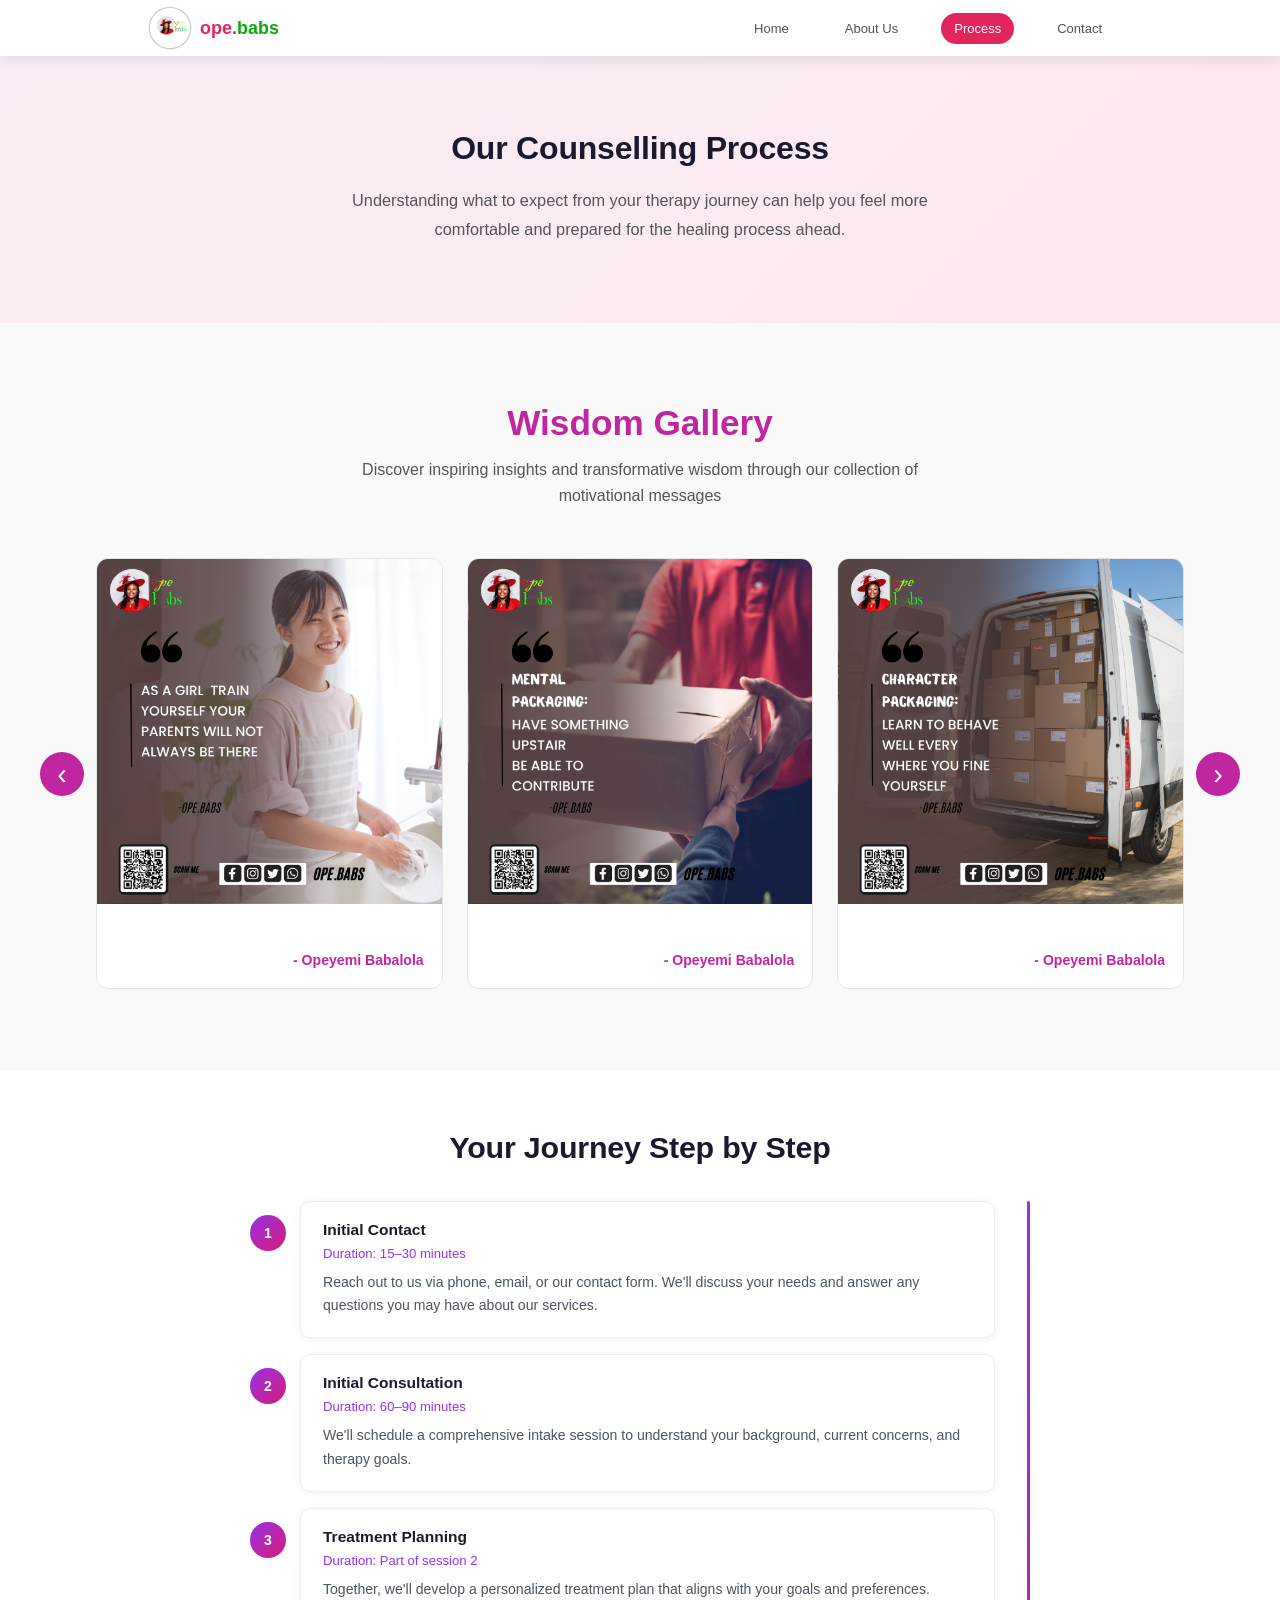
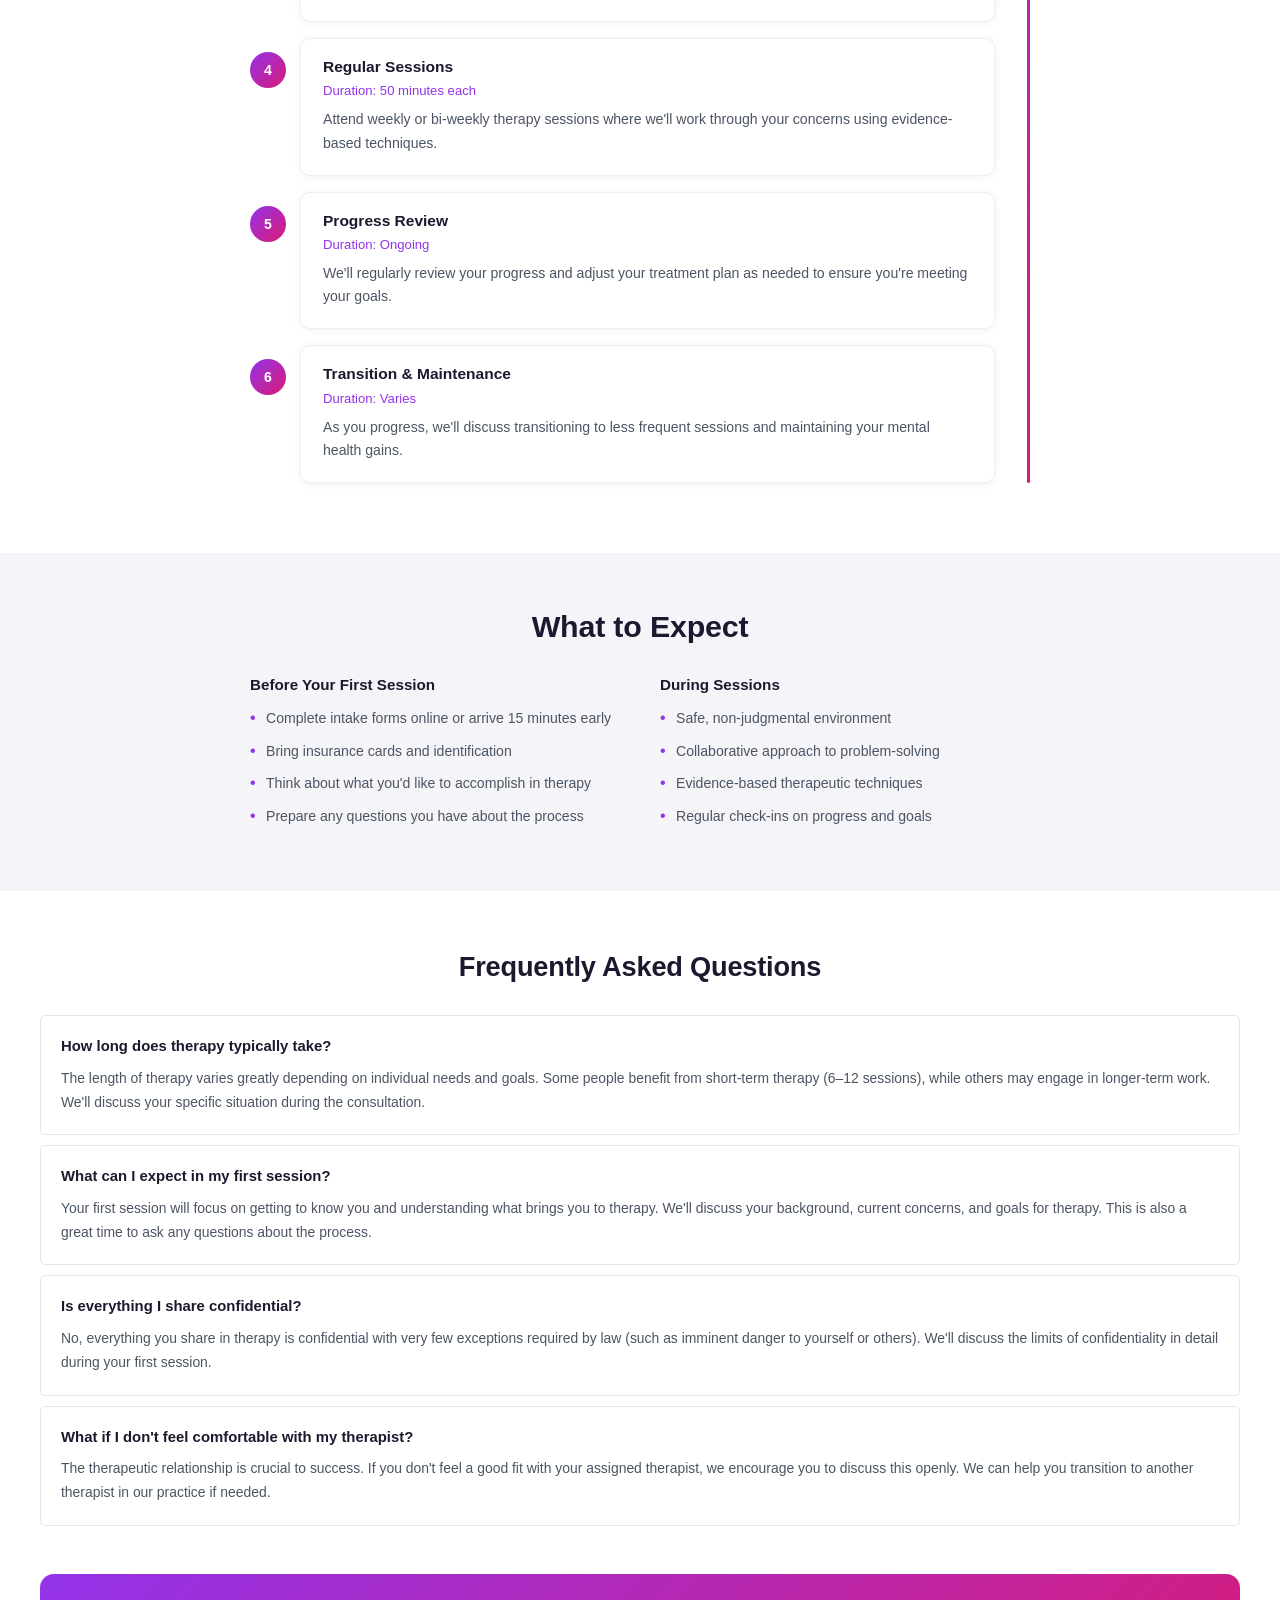
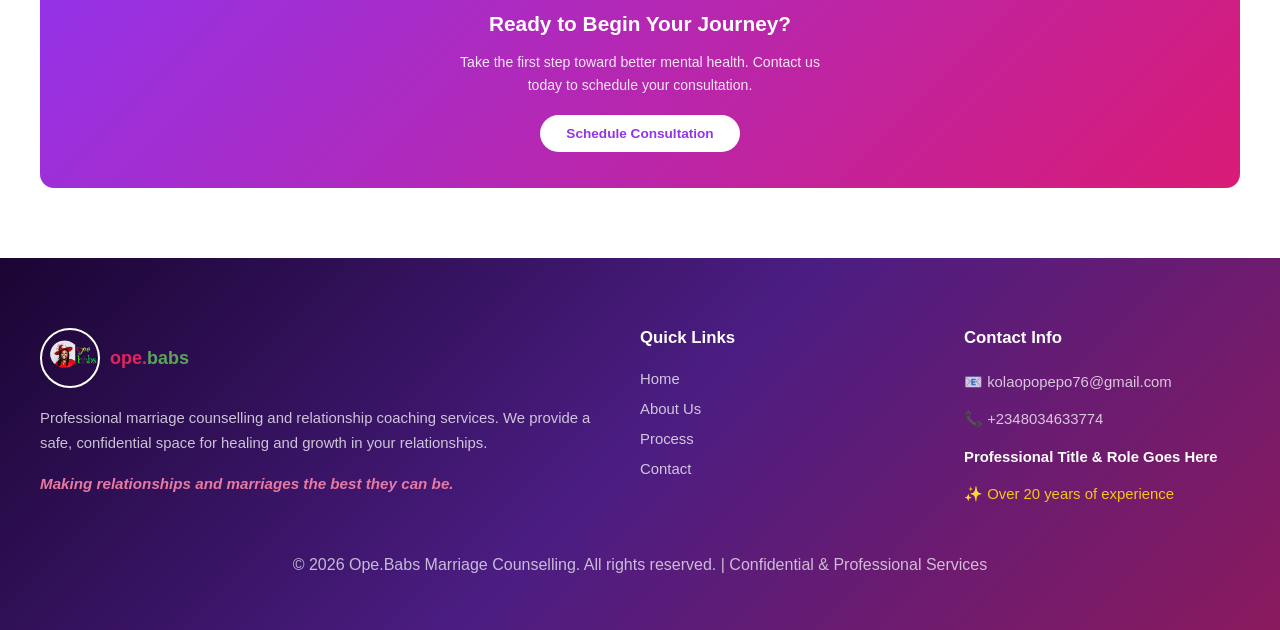
<file: process.html>
<!doctype html>
<html lang="en">
  <head>
    <meta charset="UTF-8" />
    <meta name="viewport" content="width=device-width, initial-scale=1.0" />
    <title>ope.babs - Marriage Counselling & Relationship Coaching</title>
    <!-- Basic Icons -->
    <link
      href="https://cdn.boxicons.com/3.0.8/fonts/basic/boxicons.min.css"
      rel="stylesheet"
    />
    <!-- Filled Icons -->
    <link
      href="https://cdn.boxicons.com/3.0.8/fonts/filled/boxicons-filled.min.css"
      rel="stylesheet"
    />
    <!-- Brand Icons -->
    <link
      href="https://cdn.boxicons.com/3.0.8/fonts/brands/boxicons-brands.min.css"
      rel="stylesheet"
    />
    <link href="https://cdn.boxicons.com/animations.min.css" rel="stylesheet" />
    <link rel="preconnect" href="https://fonts.googleapis.com" />
    <link rel="preconnect" href="https://fonts.gstatic.com" crossorigin />
    <link
      href="https://fonts.googleapis.com/css2?family=Plus+Jakarta+Sans:ital,wght@0,200..800;1,200..800&display=swap"
      rel="stylesheet"
    />
    <link rel="icon" type="image/png" href="./mama babs logo.png">
    <link rel="stylesheet" href="./styles.css" />
    <link rel="stylesheet" href="./process.css" />
  </head>
  <body>
    <header class="header">
      <nav class="navbar">
        <div class="logo">
          <img src="./mama babs logo.png" alt="ope.babs logo" />
          <span>ope.<span style="color: rgb(9, 172, 9)">babs</span></span>
        </div>

            <button class="hamburger" id="hamburger" aria-label="Toggle menu">
                <span></span>
                   <span></span>
                    <span></span>
              </button>
        
        <ul class="nav-links" id="nav-links">
          <li><a href="./index.html">Home</a></li>
          <li><a href="./about.html" >About Us</a></li>
          <li><a href="./process.html" class="active">Process</a></li>
          <li><a href="./contact.html">Contact</a></li>
        </ul>
      </nav>
    </header>

    <section class="cp-section">
      <div class="cp-container">
        <h2 class="cp-title">Our Counselling Process</h2>
        <p class="cp-subtitle">
          Understanding what to expect from your therapy journey can help you
          feel more comfortable and prepared for the healing process ahead.
        </p>
      </div>
    </section>

     <section class="gallery-section">
      <div class="container">
        <h2 class="section-title">Wisdom Gallery</h2>
        <p class="section-subtitle">
          Discover inspiring insights and transformative wisdom through our
          collection of motivational messages
        </p>

        <div class="gallery-wrapper">
          <button class="gallery-btn prev" aria-label="Previous">
            &#8249;
          </button>

          <div class="gallery-viewport">
            <div class="gallery-track">
              <div class="gallery-card">
                <img
                  src="./AS A BOY LEARN TO BE A MAN EARLY LIFE WILL NOT WAIT FOR YOU. (5).png"
                  alt="Gallery Image 1"
                />
                <div class="card-caption">
                  <p class="quote-text">"Quote text goes here"</p>
                  <span class="quote-author">- Opeyemi Babalola</span>
                </div>
              </div>

              <div class="gallery-card">
                <img
                  src="./AS A BOY LEARN TO BE A MAN EARLY LIFE WILL NOT WAIT FOR YOU. (6).png"
                  alt="Gallery Image 2"
                />
                <div class="card-caption">
                  <p class="quote-text">"Quote text goes here"</p>
                  <span class="quote-author">- Opeyemi Babalola</span>
                </div>
              </div>

              <div class="gallery-card">
                <img
                  src="./AS A BOY LEARN TO BE A MAN EARLY LIFE WILL NOT WAIT FOR YOU. (7).png"
                  alt="Gallery Image 3"
                />
                <div class="card-caption">
                  <p class="quote-text">"Quote text goes here"</p>
                  <span class="quote-author">- Opeyemi Babalola</span>
                </div>
              </div>

              <div class="gallery-card">
                <img
                  src="./AS A BOY LEARN TO BE A MAN EARLY LIFE WILL NOT WAIT FOR YOU. (8).png"
                  alt="Gallery Image 4"
                />
                <div class="card-caption">
                  <p class="quote-text">"Quote text goes here"</p>
                  <span class="quote-author">- Opeyemi Babalola</span>
                </div>
              </div>

              <div class="gallery-card">
                <img
                  src="./soft compulsory.png"
                  alt="Gallery Image 5"
                />
                <div class="card-caption">
                  <p class="quote-text">"Quote text goes here"</p>
                  <span class="quote-author">- Opeyemi Babalola</span>
                </div>
              </div>

              <div class="gallery-card">
                <img
                  src="./WhatsApp Image 2025-05-26 at 10.42.18 AM.jpeg"
                  alt="Gallery Image 6"
                />
                <div class="card-caption">
                  <p class="quote-text">"Quote text goes here"</p>
                  <span class="quote-author">- Opeyemi Babalola</span>
                </div>
              </div>

              <div class="gallery-card">
                <img
                  src="./WhatsApp Image 2025-05-29 at 8.26.15 AM.jpeg"
                  alt="Gallery Image 6"
                />
                <div class="card-caption">
                  <p class="quote-text">"Quote text goes here"</p>
                  <span class="quote-author">- Opeyemi Babalola</span>
                </div>
              </div>

              <div class="gallery-card">
                <img
                  src="./WhatsApp Image 2025-05-29 at 8.26.29 AM.jpeg"
                  alt="Gallery Image 6"
                />
                <div class="card-caption">
                  <p class="quote-text">"Quote text goes here"</p>
                  <span class="quote-author">- Opeyemi Babalola</span>
                </div>
              </div>

              <div class="gallery-card">
                <img
                  src="./WhatsApp Image 2025-05-29 at 8.28.06 AM.jpeg"
                  alt="Gallery Image 6"
                />
                <div class="card-caption">
                  <p class="quote-text">"Quote text goes here"</p>
                  <span class="quote-author">- Opeyemi Babalola</span>
                </div>
              </div>
            </div>
          </div>

          <button class="gallery-btn next" aria-label="Next">&#8250;</button>
        </div>
      </div>
    </section>

    <section class="journey-section">
      <div class="journey-container">
        <!-- ==============================
           HEADING
           ============================== -->
        <h2 class="journey-heading">Your Journey Step by Step</h2>

        <!-- ==============================
           STEPS + RIGHT DIVIDER
           ============================== -->
        <div class="journey-layout">
          <div class="journey-steps">
            <!-- Step 1 -->
            <div class="journey-step">
              <div class="step-badge">1</div>
              <div class="step-card">
                <h3 class="step-title">Initial Contact</h3>
                <span class="step-duration">Duration: 15–30 minutes</span>
                <p class="step-text">
                  Reach out to us via phone, email, or our contact form. We'll
                  discuss your needs and answer any questions you may have about
                  our services.
                </p>
              </div>
            </div>

            <!-- Step 2 -->
            <div class="journey-step">
              <div class="step-badge">2</div>
              <div class="step-card">
                <h3 class="step-title">Initial Consultation</h3>
                <span class="step-duration">Duration: 60–90 minutes</span>
                <p class="step-text">
                  We'll schedule a comprehensive intake session to understand
                  your background, current concerns, and therapy goals.
                </p>
              </div>
            </div>

            <!-- Step 3 -->
            <div class="journey-step">
              <div class="step-badge">3</div>
              <div class="step-card">
                <h3 class="step-title">Treatment Planning</h3>
                <span class="step-duration">Duration: Part of session 2</span>
                <p class="step-text">
                  Together, we'll develop a personalized treatment plan that
                  aligns with your goals and preferences.
                </p>
              </div>
            </div>

            <!-- Step 4 -->
            <div class="journey-step">
              <div class="step-badge">4</div>
              <div class="step-card">
                <h3 class="step-title">Regular Sessions</h3>
                <span class="step-duration">Duration: 50 minutes each</span>
                <p class="step-text">
                  Attend weekly or bi-weekly therapy sessions where we'll work
                  through your concerns using evidence-based techniques.
                </p>
              </div>
            </div>

            <!-- Step 5 -->
            <div class="journey-step">
              <div class="step-badge">5</div>
              <div class="step-card">
                <h3 class="step-title">Progress Review</h3>
                <span class="step-duration">Duration: Ongoing</span>
                <p class="step-text">
                  We'll regularly review your progress and adjust your treatment
                  plan as needed to ensure you're meeting your goals.
                </p>
              </div>
            </div>

            <!-- Step 6 -->
            <div class="journey-step">
              <div class="step-badge">6</div>
              <div class="step-card">
                <h3 class="step-title">Transition &amp; Maintenance</h3>
                <span class="step-duration">Duration: Varies</span>
                <p class="step-text">
                  As you progress, we'll discuss transitioning to less frequent
                  sessions and maintaining your mental health gains.
                </p>
              </div>
            </div>
          </div>

          <!-- Vertical gradient line -->
          <div class="journey-divider"></div>
        </div>
      </div>
    </section>

    <!-- ==============================
       WHAT TO EXPECT SECTION
       ============================== -->
    <section class="expect-section">
      <div class="expect-container">
        <h2 class="expect-heading">What to Expect</h2>

        <div class="expect-grid">
          <!-- Column 1 -->
          <div class="expect-col">
            <h4 class="expect-col-title">Before Your First Session</h4>
            <ul class="expect-list">
              <li>Complete intake forms online or arrive 15 minutes early</li>
              <li>Bring insurance cards and identification</li>
              <li>Think about what you'd like to accomplish in therapy</li>
              <li>Prepare any questions you have about the process</li>
            </ul>
          </div>

          <!-- Column 2 -->
          <div class="expect-col">
            <h4 class="expect-col-title">During Sessions</h4>
            <ul class="expect-list">
              <li>Safe, non-judgmental environment</li>
              <li>Collaborative approach to problem-solving</li>
              <li>Evidence-based therapeutic techniques</li>
              <li>Regular check-ins on progress and goals</li>
            </ul>
          </div>
        </div>
      </div>
    </section>

    <!-- ==============================
       FAQ SECTION
       ============================== -->
    <section class="faq-section">
      <div class="faq-container">
        <h2 class="faq-heading">Frequently Asked Questions</h2>

        <div class="faq-list">
          <div class="faq-item">
            <h3 class="faq-question">How long does therapy typically take?</h3>
            <p class="faq-answer">
              The length of therapy varies greatly depending on individual needs
              and goals. Some people benefit from short-term therapy (6–12
              sessions), while others may engage in longer-term work. We'll
              discuss your specific situation during the consultation.
            </p>
          </div>

          <div class="faq-item">
            <h3 class="faq-question">What can I expect in my first session?</h3>
            <p class="faq-answer">
              Your first session will focus on getting to know you and
              understanding what brings you to therapy. We'll discuss your
              background, current concerns, and goals for therapy. This is also
              a great time to ask any questions about the process.
            </p>
          </div>

          <div class="faq-item">
            <h3 class="faq-question">Is everything I share confidential?</h3>
            <p class="faq-answer">
              No, everything you share in therapy is confidential with very few
              exceptions required by law (such as imminent danger to yourself or
              others). We'll discuss the limits of confidentiality in detail
              during your first session.
            </p>
          </div>

          <div class="faq-item">
            <h3 class="faq-question">
              What if I don't feel comfortable with my therapist?
            </h3>
            <p class="faq-answer">
              The therapeutic relationship is crucial to success. If you don't
              feel a good fit with your assigned therapist, we encourage you to
              discuss this openly. We can help you transition to another
              therapist in our practice if needed.
            </p>
          </div>
        </div>
      </div>
    </section>

    <!-- ==============================
       CTA BANNER
       ============================== -->
    <section class="cta-section">
      <div class="cta-container">
        <div class="cta-banner">
          <h3 class="cta-title">Ready to Begin Your Journey?</h3>
          <p class="cta-text">
            Take the first step toward better mental health. Contact us today to
            schedule your consultation.
          </p>
          <a href="./contact.html" class="cta-btn"
            >Schedule Consultation</a
          >
        </div>
      </div>
    </section>

    <footer class="footer">
      <div class="footer-container">
        <!-- Column 1: Brand -->
        <div class="footer-column footer-brand">
          <div class="footer-logo">
            <img src="./mama babs logo.png" alt="ope.babs logo" />
            <span>ope.<span style="color: rgb(89, 164, 89)">babs</span></span>
          </div>

          <p class="footer-text">
            Professional marriage counselling and relationship coaching
            services. We provide a safe, confidential space for healing and
            growth in your relationships.
          </p>

          <p class="footer-highlight">
            Making relationships and marriages the best they can be.
          </p>

          <ul class="social-links">
            <li>
              <i
                class="bxl bx-facebook-circle bx-breathe bx-remove-padding"
                style="color: #ffffff"
              ></i>
            </li>
            <li>
              <i
                class="bxl bx-instagram bx-breathe bx-remove-padding"
                style="color: #ffffff"
              ></i>
            </li>
            <li>
              <i
                class="bxl bx-twitter-x bx-breathe bx-remove-padding"
                style="color: #ffffff"
              ></i>
            </li>
            <li>
              <i
                class="bxl bx-whatsapp bx-breathe bx-remove-padding"
                style="color: #ffffff"
              ></i>
            </li>
          </ul>
        </div>

        <!-- Column 2: Quick Links -->
        <div class="footer-column">
          <h4 class="footer-title">Quick Links</h4>

          <ul class="footer-links">
            <li><a href="./index.html" class="footer-link">Home</a></li>
            <li>
              <a href="./about.html" class="footer-link">About Us</a>
            </li>
            <li>
              <a href="./process.html" class="footer-link">Process</a>
            </li>
            <li>
              <a href="./contact.html" class="footer-link">Contact</a>
            </li>
          </ul>
        </div>

        <!-- Column 3: Contact Info -->
        <div class="footer-column">
          <h4 class="footer-title">Contact Info</h4>

          <div class="footer-contact">
            <p class="footer-text"><a>📧 kolaopopepo76@gmail.com </a></p>
            <p class="footer-text">
              <a
                href="https://wa.me/2348034633774?text=Hello%20there"
                target="_blank"
                rel="noopener"
                >📞 +2348034633774</a
              >
            </p>
            <p class="footer-text footer-role">
              Professional Title &amp; Role Goes Here
            </p>
            <p class="footer-text footer-experience">
              ✨ Over 20 years of experience
            </p>
          </div>
        </div>
      </div>
      <div class="footer-bottom">
        <p class="footer-bottom-text">
          &copy; 2026 Ope.Babs Marriage Counselling. All rights reserved. |
          Confidential &amp; Professional Services
        </p>
      </div>
    </footer>
    <script src="./script.js"></script>
        <script>
      document.addEventListener("DOMContentLoaded", () => {
        const hamburger = document.getElementById("hamburger");
        const navLinks = document.getElementById("nav-links");

        hamburger.addEventListener("click", () => {
          hamburger.classList.toggle("open");
          navLinks.classList.toggle("open");
        });

        navLinks.querySelectorAll("a").forEach((link) => {
          link.addEventListener("click", () => {
            hamburger.classList.remove("open");
            navLinks.classList.remove("open");
          });
        });
      });
    </script>
  </body>
</html>
</file>
<file: styles.css>
* {
  margin: 0;
  padding: 0;
  box-sizing: border-box;
}


body {
  font-family: "Segoe UI", Arial, sans-serif;
}
 
*::before, *::after {
  margin: 0;
  padding: 0;
  box-sizing: border-box;
}

/* HEADER */
.header {
  background-color: #ffffff;
  padding: 8px 0;
  position: sticky;
  top: 0;
  z-index: 1000;
  box-shadow: 0 5px 12px rgba(0, 0, 0, 0.08);
}

.navbar {
  display: flex;
  justify-content: space-between;
  align-items: center;
  max-width: 1200px;
  margin: 0 auto;
  padding: 0 110px;
}

.logo {
  display: flex;
  align-items: center;
  gap: 10px;
  font-weight: bold;
  color: #e2255b;
  transform: none;
  transition: transform 0.5s ease;
  cursor: pointer;
}

.logo:hover {
  transform: scale(1.1);
  transition: transform 0.5s ease;
}

.logo span {
  font-size: large;
}

.logo img {
  width: 40px;
  height: 40px;
  border-radius: 50%;
  border: 2px solid #fff;
  box-shadow: 0 0 2px #222;
  transition: border 0.5s ease;
}

.logo img:hover {
  border: 1px solid #2222224d;
  transition: border 0.5s ease;
}

.nav-links {
  list-style: none;
  display: flex;
  gap: 30px;
  margin-right: 15px;
}

.nav-links li a {
  text-decoration: none;
  color: #535252;
  padding: 8px 13px;
  border-radius: 20px;
  font-weight: 500;
  font-size: small;
  background: white;
  transition: all 0.5s ease;
}

.nav-links li a.active {
  background-color: #e2255b;
  padding: 8px 13px;
  color: #fff;
}

.nav-links li a:hover:not(.active) {
  background: #dac9ce;
  padding: 8px 10px;
  color:  #2e3070 ;
  border-radius: 20px;
  transition: background 0.5s ease-in;
  transition: padding 0.5s ease-in-out;
  
}

 
/* ============================================
   VARIABLES FOR HERO SECTION
   ============================================ */
:root {
  --color-deep-blue:      #263b8f;
  --color-dark-purple:    #30206f;
  --color-purple:         #7b2cbf;
  --color-magenta:        rgba(168, 33, 241, 0.658);
  --color-white:          #ffffff7c;
 
  --overlay-color-1:      rgba(38, 59, 143, 0.72);   /* deep blue */
  --overlay-color-2:      rgba(123, 44, 191, 0.60);  /* purple */
  --overlay-color-3:      rgba(42, 10, 171, 0.75);   /* dark purple */
 
  --hero-min-height:      640px;
  --logo-size:            100px;
  --font:                 'Segoe UI', Arial, sans-serif;
}
 
/* ============================================
   HERO SECTION
   ============================================ */
 .hero {
  position: relative;
  min-height: var(--hero-min-height);
  display: flex;
  align-items: center;
  justify-content: center;
  overflow: hidden;
  background-color:  var(--color-dark-purple);
  background-image: url("./mama\ babs\ logo.png");
  background-size: cover;
  background-position: center;
  background-repeat: no-repeat;
} 
 
/* ============================================
    OVERLAY
   ============================================ */
.hero-overlay {
  position: absolute;
  inset: 0;                          /* top/right/bottom/left: 0 */
  background: linear-gradient(
    135deg,
    var(--overlay-color-1) 50%,
    var(--overlay-color-3) 90%,
    var(--overlay-color-2) 100%
  );
  z-index: 1;
}
 
 
/* ============================================
   HERO CONTENT
   ============================================ */
.hero-content {
  position: relative;
  z-index: 3;
  display: flex;
  flex-direction: column;
  align-items: center;
  text-align: center;
  padding: 80px 24px;
  max-width: 760px;
  width: 100%;
  gap: 18px;
}
 
 
/* ============================================
    LOGO
   ============================================ */
.hero-logo {
  width: 120px;
  height: 120px;
  border-radius: 50%;
  background: rgba(255, 255, 255, 0.08);  /* transparent circular background */
 
  /* glowing effect */
  box-shadow: 0 0 15px var(--color-white);
  display: flex;
  align-items: center;
  justify-content: center;
  animation: logoGlow 1s ease-in-out infinite alternate;
}

.hero-logo img {
  width: 75%;
  height: 75%;
  object-fit: contain;
  border-radius: 50%;
}

@keyframes logoGlow {
  from {
    box-shadow:
      0 0 15px var(--color-magenta),
      0 0 30px var(--color-magenta);
  }
}
 
 
/* ============================================
   6. TYPOGRAPHY
   ============================================ */
.hero-title {
  font-size: 6rem;
  font-weight: 700;
  color: white;
  letter-spacing: 5px;
  line-height: 1.1;
  margin-top: -20px;
  margin-left: 50px;
}
 
.hero-subtitle {
  font-size: 2rem;
  font-weight: 450;
  color: rgba(255, 255, 255, 0.529);
  line-height: 1.4;
}

.hero-subtitle{
  animation: fadePulse 3s ease-in-out infinite;
}

@keyframes fadePulse {
  0% {
    opacity: 1;
  }

  50% {
    opacity: 0.3;
  }

  100% {
    opacity: 1;
  }
}
 
.hero-text {
  font-size: 1.3rem;
  word-spacing: -1.5;
  letter-spacing: -1px;
  color: rgba(255, 255, 255, 0.85);
  line-height: 1.7;
  max-width: 560px;
  margin-top: -15px;
}
 
 
/* ============================================
   7. BUTTONS
   ============================================ */
.hero-buttons {
  display: flex;
  gap: 16px;
  flex-wrap: wrap;
  justify-content: center;
  margin-top: 8px;
}
 
.btn {
  display: inline-block;
  text-decoration: none;
  font-family: var(--font);
  font-size: 0.97rem;
  font-weight: 600;
  padding: 14px 30px;
  border-radius: 40px;
  cursor: pointer;
  border: 2px solid transparent;
  transition: background 0.25s ease, color 0.25s ease,
              border-color 0.25s ease, transform 0.2s ease;
  white-space: nowrap;
}
 
.btn-primary {
  background:linear-gradient(135deg, #9333ea, #c026a0);
  color: linear-gradient(135deg, #9333ea, #c026a0);
  border-color: transparent;
}
 
.btn-primary:hover {
  opacity: 0.88;
  transform: translateY(-2px);
}
 
.btn-secondary {
  background: transparent;
  color: var(--color-white);
  border-color: var(--color-white);
}
 
.btn-secondary:hover {
  background: var(--color-white);
  color: var(--color-dark-purple);
  transform: translateY(-2px);
}
 
 
/* ============================================
   8. DECORATIVE CIRCLES
   ============================================ */
.circle {
  position: absolute;
  border-radius: 50%;
  z-index: 2;
  pointer-events: none;
}
 
/* Large soft circle — left side (behind photo area) */
.circle-left {
  width: 480px;
  height: 480px;
  background: radial-gradient(
    circle,
    rgba(123, 44, 191, 0.40) 0%,
    rgba(48, 32, 111, 0.10) 70%,
    transparent 100%
  );
  left: -120px;
  top: 50%;
  transform: translateY(-50%);
}
 
/* Small circle — top right */
.circle-top-right {
  width: 160px;
  height: 160px;
  background: radial-gradient(
    circle,
    rgba(217, 27, 117, 0.28) 0%,
    transparent 80%
  );
  right: 80px;
  top: 60px;
}
 
/* Medium soft circle — far right mid */
.circle-right {
  width: 260px;
  height: 260px;
  background: radial-gradient(
    circle,
    rgba(123, 44, 191, 0.22) 0%,
    transparent 80%
  );
  right: -60px;
  bottom: 40px;
}
 
 
/* ============================================
   9. BACKGROUND ARTWORK / WATERMARK TEXT
   ============================================ */
.background-text {
  position: absolute;
  z-index: 2;
  right: -20px;
  top: 50%;
  transform: translateY(-50%);
  font-size: 18vw;
  font-weight: 900;
  color: rgba(255, 255, 255, 0.04);
  white-space: nowrap;
  user-select: none;
  pointer-events: none;
  line-height: 1;
  letter-spacing: -4px;
}
 
 
/* ============================================
   10. RESPONSIVE DESIGN
   ============================================ */
 
/* Tablet */
@media (max-width: 1023px) {
  .hero-title {
    font-size: 3rem;
  }
 
  .hero-subtitle {
    font-size: 1.25rem;
  }
 
  .circle-left {
    width: 340px;
    height: 340px;
    left: -100px;
  }
}
 
/* Mobile */
@media (max-width: 599px) {
  .hero-content {
    padding: 64px 20px;
    gap: 14px;
  }
 
  .hero-title {
    font-size: 2.2rem;
    letter-spacing: -0.5px;
  }
 
  .hero-subtitle {
    font-size: 1.05rem;
  }
 
  .hero-text {
    font-size: 0.92rem;
  }
 
  .hero-buttons {
    flex-direction: column;
    align-items: center;
    width: 100%;
  }
 
  .btn {
    width: 100%;
    max-width: 300px;
    text-align: center;
  }
 
  .circle-left {
    width: 280px;
    height: 280px;
    left: -100px;
    top: auto;
    bottom: 0;
    transform: none;
  }
 
  .circle-top-right {
    width: 100px;
    height: 100px;
    right: 20px;
    top: 20px;
  }
 
  .circle-right {
    display: none;
  }
 
  .background-text {
    font-size: 30vw;
    right: -10px;
  }
}
 
/* ============================================
   1. RESET
   ============================================ */
*, *::before, *::after {
  margin: 0;
  padding: 0;
  box-sizing: border-box;
}

/* img {
  display: block;
  max-width: 100%;
} */

/* ============================================
   2. VARIABLES
   ============================================ */
:root {
  --color-title:      #c026a0;
  --color-subtitle:   #555555;
  --color-quote:      #222222;
  --color-author:     #c026a0;
  --color-btn-bg:     #c026a0;
  --color-btn-text:   #ffffff;
  --color-card-bg:    #ffffff;
  --color-card-border:#e5e5e5;
  --color-section-bg: #f9f9f9;
  --color-img-placeholder: #d1d5db;

  --font-base:        'Segoe UI', Arial, sans-serif;

  --gap:              24px;
  --card-radius:      12px;
  --btn-size:         44px;
  --section-padding:  80px 20px;
  --container-max:    1200px;
  --transition:       0.4s ease;
}


/* ============================================
   4. SECTION STYLES
   ============================================ */

/* --- Gallery Section --- */
.gallery-section {
  padding: var(--section-padding);
  background: var(--color-section-bg);
}

.container {
  max-width: var(--container-max);
  margin: 0 auto;
}

/* --- Section Header --- */
.section-title {
  text-align: center;
  font-size: 2.2rem;
  font-weight: 800;
  color: var(--color-title);
  margin-bottom: 14px;
}

.section-subtitle {
  text-align: center;
  font-size: 1rem;
  color: var(--color-subtitle);
  max-width: 580px;
  margin: 0 auto 50px auto;
  line-height: 1.6;
}

/* --- Gallery Wrapper (holds arrows + viewport) --- */
.gallery-wrapper {
  display: flex;
  align-items: center;
  gap: 12px;
  position: relative;
}

/* --- Viewport: clips overflow --- */
.gallery-viewport {
  flex: 1;
  overflow: hidden;
}

/* --- Track: slides horizontally --- */
.gallery-track {
  display: flex;
  gap: var(--gap);
  transition: transform var(--transition);
  will-change: transform;
}

/* --- Individual Card --- */
.gallery-card {
  flex: 0 0 calc((100% - var(--gap) * 2) / 3);
  background: var(--color-card-bg);
  border: 1px solid var(--color-card-border);
  border-radius: var(--card-radius);
  overflow: hidden;
  display: flex;
  flex-direction: column;
}

/* Image placeholder */
.gallery-card img {
  width: 100%;
  /* aspect-ratio: 4 / 3; */
  object-fit: cover;
  background-color: var(--color-img-placeholder);
  /* Shows a grey block when src is missing */
  min-height: 220px;
}

/* Caption below image */
.card-caption {
  padding: 16px 18px 20px;
  display: flex;
  flex-direction: column;
  gap: 10px;
}

.quote-text {
  font-size: 0.95rem;
  color: var(--color-quote);
  line-height: 1.5;
  visibility: hidden;
}

.quote-author {
  font-size: 0.88rem;
  color: var(--color-author);
  font-weight: 600;
  text-align: right;
}

/* --- Arrow Buttons --- */
.gallery-btn {
  flex-shrink: 0;
  width: var(--btn-size);
  height: var(--btn-size);
  border-radius: 50%;
  border: none;
  background: var(--color-btn-bg);
  color: var(--color-btn-text);
  font-size: 1.8rem;
  line-height: 1;
  cursor: pointer;
  display: flex;
  align-items: center;
  justify-content: center;
  transition: opacity 0.2s ease, transform 0.2s ease;
  z-index: 10;
}

.gallery-btn:hover {
  opacity: 0.85;
  transform: scale(1.08);
}

.gallery-btn:active {
  transform: scale(0.96);
}

/* ============================================
   5. RESPONSIVE MEDIA QUERIES
   ============================================ */

/* --- Tablet: 2 cards visible --- */
@media (max-width: 1023px) {
  .gallery-card {
    flex: 0 0 calc((100% - var(--gap)) / 2);
  }

  .section-title {
    font-size: 1.8rem;
  }

  .gallery-section {
    padding: 60px 20px;
  }
}

/* --- Mobile: 1 card visible --- */
@media (max-width: 599px) {
  .gallery-card {
    flex: 0 0 100%;
  }

  .section-title {
    font-size: 1.5rem;
  }

  .section-subtitle {
    font-size: 0.9rem;
    margin-bottom: 36px;
  }

  .gallery-section {
    padding: 48px 16px;
  }

  .gallery-btn {
    width: 36px;
    height: 36px;
    font-size: 1.4rem;
  }

  .gallery-wrapper {
    gap: 8px;
  }
}

:root {
  --icon-bg:          #9333ea;      /* purple — change to your brand color */
  --icon-size:        72px;
  --feature-color:    #9333ea;      /* tick color — change to match */
  --title-color:      #111111;
  --text-color:       #555555;
  --card-bg:          #ffffff;
  --card-border:      #eeeeee;
  --card-shadow:      0 2px 12px rgba(0, 0, 0, 0.07);
  --card-shadow-hover:0 8px 28px rgba(0, 0, 0, 0.13);
  --section-bg:       #ffffff;
  --section-padding:  90px 20px;
  --container-max:    1160px;
  --card-radius:      16px;
  --gap:              24px;
  --font:             'Segoe UI', Arial, sans-serif;
}
 
/* ============================================
   1. SERVICES SECTION
   ============================================ */
.services {
  background: var(--section-bg);
  padding: var(--section-padding);
}
 
.container {
  max-width: var(--container-max);
  margin: 0 auto;
}
 
/* ============================================
   2. SECTION HEADING
   ============================================ */
.section-title {
  text-align: center;
  font-size: 2rem;
  font-weight: 800;
  color: var(--title-color);
  margin-bottom: 14px;
}
 
.section-text {
  text-align: center;
  font-size: 1rem;
  color: var(--text-color);
  max-width: 600px;
  margin: 0 auto 56px auto;
  line-height: 1.7;
}
 
/* ============================================
   3. SERVICE CARDS (grid)
   ============================================ */
.service-list {
  display: grid;
  grid-template-columns: repeat(3, 1fr);
  gap: var(--gap);
  align-items: stretch;
}
 
.service-card {
  background: var(--card-bg);
  border: 1px solid var(--card-border);
  border-radius: var(--card-radius);
  box-shadow: var(--card-shadow);
  padding: 40px 32px 36px;
  display: flex;
  flex-direction: column;
  align-items: center;
  text-align: center;
  transition: transform 0.25s ease, box-shadow 0.25s ease;
}
 
/* ============================================
   4. SERVICE ICON
   ============================================ */
.service-icon {
  width: var(--icon-size);
  height: var(--icon-size);
  border-radius: 50%;
  background: linear-gradient(135deg, #9333ea, #c026a0);
  margin-bottom: 24px;
  display: flex;
  align-items: center;
  justify-content: center;
  flex-shrink: 0;
  
  /* Place your icon image or SVG inside this div */
}
 
/* ============================================
   5. SERVICE CONTENT
   ============================================ */
.service-title {
  font-size: 1.2rem;
  font-weight: 700;
  color: var(--title-color);
  margin-bottom: 14px;
}
 
.service-text {
  font-size: 0.95rem;
  color: var(--text-color);
  line-height: 1.7;
  margin-bottom: 22px;
}
 
/* ============================================
   6. SERVICE FEATURES
   ============================================ */
.service-features {
  list-style: none;
  width: 100%;
  display: flex;
  flex-direction: column;
  gap: 8px;
  margin-top: auto;
}
 
.service-feature {
  font-size: 0.92rem;
  color: var(--feature-color);
  font-weight: 500;
}
 

/* ============================================
   7. HOVER EFFECTS
   ============================================ */
.service-card:hover {
  transform: translateY(-6px);
  box-shadow: var(--card-shadow-hover);
}
 
/* ============================================
   8. RESPONSIVE DESIGN
   ============================================ */
 
/* Tablet: 2 cards per row */
@media (max-width: 1023px) {
  .service-list {
    grid-template-columns: repeat(2, 1fr);
  }
 
  .section-title {
    font-size: 1.7rem;
  }
 
  .services {
    padding: 70px 20px;
  }
}
 
/* Mobile: 1 card per row */
@media (max-width: 599px) {
  .service-list {
    grid-template-columns: 1fr;
  }
 
  .section-title {
    font-size: 1.5rem;
  }
 
  .section-text {
    font-size: 0.9rem;
    margin-bottom: 40px;
  }
 
  .services {
    padding: 56px 16px;
  }
 
  .service-card {
    padding: 32px 24px 28px;
  }
}
 



/* ===== RESPONSIVE ===== */
@media (max-width: 900px) {
  .hero-content {
    flex-direction: column;
  }

  .hero-image {
    margin-right: 0;
    margin-bottom: -60px;
    width: 280px;
    height: 280px;
  }

  .hero-title {
    font-size: 40px;
  }

  .hero-text {
    font-size: 20px;
  }
}

@media (max-width: 600px) {
  .navbar {
    flex-direction: column;
    gap: 15px;
    padding: 0 20px;
  }

  .nav-links {
    flex-wrap: wrap;
    justify-content: center;
  }

  .hero {
    padding: 40px 20px;
  }

  .hero-buttons {
    flex-direction: column;
    align-items: center;
  }

  .btn-primary,
  .btn-secondary {
    width: 100%;
    text-align: center;
  }
}

:root {
  --gradient-left:        #7b2fbe;
  --gradient-right:       #e0176b;
  --stat-number-size:     2.8rem;
  --stat-label-size:      0.95rem;
 
  --section-bg:           #f8f8f8;
  --card-bg:              #ffffff;
  --card-border:          #e8e8e8;
  --card-shadow:          0 2px 14px rgba(0, 0, 0, 0.07);
  --title-color:          #111111;
  --text-color:           #555555;
  --stars-color:          #f5a623;
  --name-color:           #9333ea;
 
  --font:                 'Segoe UI', Arial, sans-serif;
  --card-radius:          14px;
  --gap:                  24px;
  --container-max:        1160px;
}
 

 
 
/* ============================================
   2. STATISTICS SECTION
   ============================================ */
.stats {
  /* 3. GRADIENT BACKGROUND */
  background: linear-gradient(
    to right,
    var(--gradient-left),
    var(--gradient-right)
  );
  padding: 60px 20px;
}
 
 
/* ============================================
   4. STATISTICS ITEMS
   ============================================ */
.stats-container {
  max-width: var(--container-max);
  margin: 0 auto;
  display: flex;
  justify-content: space-around;
  align-items: center;
  flex-wrap: wrap;
  gap: 32px;
}
 
.stat {
  display: flex;
  flex-direction: column;
  align-items: center;
  gap: 8px;
  flex: 1 1 180px;
}
 
.stat-number {
  font-size: var(--stat-number-size);
  font-weight: 800;
  color: #ffffff;
  line-height: 1;
  letter-spacing: -0.5px;
}
 
.stat-label {
  font-size: var(--stat-label-size);
  color: rgba(255, 255, 255, 0.88);
  text-align: center;
  font-weight: 400;
}
 
 
/* ============================================
   5. TESTIMONIALS SECTION
   ============================================ */
.testimonials {
  background: var(--section-bg);
  padding: 90px 20px;
}
 
.container {
  max-width: var(--container-max);
  margin: 0 auto;
}
 
.section-title {
  text-align: center;
  font-size: 2rem;
  font-weight: 800;
  color: var(--title-color);
  margin-bottom: 14px;
}
 
.section-text {
  text-align: center;
  font-size: 1.25rem;
  color: var(--text-color);
  max-width: 560px;
  margin: 0 auto 52px auto;
  line-height: 1.7;
}
 
 
/* ============================================
   6. TESTIMONIAL CARDS
   ============================================ */
.testimonial-list {
  display: grid;
  grid-template-columns: repeat(3, 1fr);
  gap: var(--gap);
  align-items: stretch;
}
 
.testimonial-card {
  background: var(--card-bg);
  border: 1px solid var(--card-border);
  border-radius: var(--card-radius);
  box-shadow: var(--card-shadow);
  padding: 32px 28px;
  display: flex;
  flex-direction: column;
  gap: 16px;
  transition: transform 0.25s ease, box-shadow 0.25s ease;
}
 
.testimonial-card:hover {
  transform: translateY(-5px);
  box-shadow: 0 10px 28px rgba(0, 0, 0, 0.11);
}
 
.stars {
  font-size: 1.3rem;
  color: var(--stars-color);
  letter-spacing: 2px;
}
 
.testimonial-text {
  font-size: 0.95rem;
  color: var(--text-color);
  line-height: 1.7;
  flex: 1;
  font-style: italic;
}
 
.testimonial-name {
  font-size: 0.9rem;
  font-weight: 600;
  color: var(--name-color);
}
 
 
/* ============================================
   7. RESPONSIVE DESIGN
   ============================================ */
 
/* Tablet */
@media (max-width: 1023px) {
  .testimonial-list {
    grid-template-columns: repeat(2, 1fr);
  }
 
  .section-title {
    font-size: 1.7rem;
  }
 
  .testimonials {
    padding: 70px 20px;
  }
 
  .stat-number {
    font-size: 2.3rem;
  }
}
 
/* Mobile */
@media (max-width: 599px) {
  .stats-container {
    display: grid;
    grid-template-columns: repeat(2, 1fr);
    gap: 32px 16px;
    justify-items: center;
  }
 
  .stat {
    flex: unset;
  }
 
  .stat-number {
    font-size: 2rem;
  }
 
  .stats {
    padding: 48px 20px;
  }
 
  .testimonial-list {
    grid-template-columns: 1fr;
  }
 
  .section-title {
    font-size: 1.5rem;
  }
 
  .section-text {
    font-size: 0.9rem;
    margin-bottom: 36px;
  }
 
  .testimonials {
    padding: 56px 16px;
  }
 
  .testimonial-card {
    padding: 26px 22px;
  }
}

:root {
  /* CTA gradient */
  --cta-grad-left:         #0d0d2b;
  --cta-grad-right:        #4a0d2e;
 
  /* Footer gradient */
  --footer-grad-left:      #1a0533;
  --footer-grad-mid:       #4b1d82;
  --footer-grad-right:     #8b1a5e;
 
  /* Text */
  --white:                 #ffffff;
  --white-muted:           rgba(255, 255, 255, 0.75);
  --highlight-color:       #e879a0;
  --experience-color:      #f5c518;
 
  /* Buttons */
  --btn-primary-bg:        #ffffff;
  --btn-primary-text:      #5a1a8a;
  --btn-secondary-bg:      transparent;
  --btn-secondary-border:  #ffffff;
  --btn-secondary-text:    #ffffff;
  --btn-radius:            40px;
 
  /* Footer */
  --footer-link-hover:     #e879a0;
  --social-bg:             rgba(255, 255, 255, 0.15);
  --social-bg-hover:       rgba(255, 255, 255, 0.30);
 
  /* Layout */
  --container-max:         1160px;
  --font:                  'Segoe UI', Arial, sans-serif;
}
 
body {
  font-family: var(--font);
}
 
 
/* ============================================
   1. CTA SECTION
   ============================================ */
.cta {
  /* 2. CTA GRADIENT */
  background: linear-gradient(
    to right,
    var(--cta-grad-left),
    var(--cta-grad-right)
  );
  padding: 90px 20px;
}
 
 
/* 3. CTA CONTENT */
.cta-container {
  max-width: 780px;
  margin: 0 auto;
  text-align: center;
  display: flex;
  flex-direction: column;
  align-items: center;
  gap: 24px;
}
 
.cta-title {
  font-size: 2.6rem;
  font-weight: 800;
  color: var(--white);
  line-height: 1.25;
}
 
.cta-text {
  font-size: 1.05rem;
  color: var(--white-muted);
  line-height: 1.7;
  max-width: 620px;
}
 
 
/* 4. CTA BUTTONS */
.cta-buttons {
  display: flex;
  gap: 18px;
  flex-wrap: wrap;
  justify-content: center;
  margin-top: 8px;
}
 
/* Shared button base — works for both <a> and <button> */
.btn {
  display: inline-block;
  text-decoration: none;
  font-family: var(--font);
  font-size: 0.97rem;
  font-weight: 600;
  padding: 14px 32px;
  border-radius: var(--btn-radius);
  cursor: pointer;
  border: 2px solid transparent;
  transition: background 0.25s ease, color 0.25s ease,
              border-color 0.25s ease, transform 0.2s ease;
  white-space: nowrap;
}
 
.btn-primary {
  background: var(--btn-primary-bg);
  color: var(--btn-primary-text);
  border-color: var(--btn-primary-bg);
}
 
.btn-primary:hover {
  background: transparent;
  color: var(--white);
  border-color: var(--white);
  transform: translateY(-2px);
}
 
.btn-secondary {
  background: var(--btn-secondary-bg);
  color: var(--btn-secondary-text);
  border-color: var(--btn-secondary-border);
}
 
.btn-secondary:hover {
  background: var(--white);
  color: var(--btn-primary-text);
  transform: translateY(-2px);
}
 
 
/* ============================================
   5. FOOTER
   ============================================ */
.footer {
  /* 6. FOOTER GRADIENT */
  background: linear-gradient(
    135deg,
    var(--footer-grad-left) 0%,
    var(--footer-grad-mid) 50%,
    var(--footer-grad-right) 100%
  );
  padding: 70px 20px 40px;
}
 
 
/* 7. FOOTER COLUMNS */
.footer-container {
  max-width: var(--container-max);
  margin: 0 auto;
  display: grid;
  grid-template-columns: 2fr 1fr 1fr;
  gap: 48px;
}
 
.footer-column {
  display: flex;
  flex-direction: column;
  gap: 18px;
}
 
/* Brand column logo placeholder */
.footer-logo {
  display: flex;
  align-items: center;
  gap: 10px;
  font-weight: bold;
  color: #e2255b;
  transform: none;
  transition: transform 0.5s ease;
  cursor: pointer;
}

.footer-logo:hover {
  transform: scale(1.1);
  transition: transform 0.5s ease;
}

.footer-logo span {
  font-size: large;
}

.footer-logo img {
  width: 60px;
  height: 60px;
  border-radius: 50%;
  border: 2px solid #fff;
  box-shadow: 0 0 2px #222;
  transition: border 0.5s ease;
}

.footer-logo img:hover {
  border: 1px solid #2222224d;
  transition: border 0.5s ease;
}
 
.footer-text {
  font-size: 0.93rem;
  color: var(--white-muted);
  line-height: 1.7;
}

.footer-text a{
  text-decoration: none;
  color: var(--white-muted);
}
 
.footer-highlight {
  font-size: 0.95rem;
  font-weight: 600;
  color: var(--highlight-color);
  font-style: italic;
}
 
.footer-role {
  font-weight: 600;
  color: var(--white);
}
 
.footer-experience {
  color: var(--experience-color);
  font-weight: 500;
}
 
.footer-title {
  font-size: 1.05rem;
  font-weight: 700;
  color: var(--white);
  margin-bottom: 4px;
}
 
 
/* 8. FOOTER LINKS */
.footer-links {
  list-style: none;
  display: flex;
  flex-direction: column;
  gap: 12px;
}
 
.footer-link {
  text-decoration: none;
  font-size: 0.93rem;
  color: var(--white-muted);
  transition: color 0.2s ease;
}
 
.footer-link:hover {
  color: var(--footer-link-hover);
}
 
 
/* 9. SOCIAL LINKS */
.social-links {
  display: flex;
  gap: 20px;
  flex-wrap: wrap;
  list-style: none;
}
 
.footer-contact {
  display: flex;
  flex-direction: column;
  gap: 12px;
}

.bx-facebook-circle {
  font-size: 24px;
}

.bx-instagram{
  font-size: 24px;
}

.bx-twitter-x{
  font-size: 24px;
}

.bx-whatsapp{
  font-size: 24px;
} 
 
.footer-bottom {
  /* background-color: rgba(0, 0, 0, 0.25); */
  padding: 16px 24px;
  text-align: center;
  max-width: 100%;
  margin-top:30px;
}

.footer-bottom-text {
  font-size: 1rem;
  color: rgba(255, 255, 255, 0.70);
}

/* ============================================
   10. RESPONSIVE DESIGN
   ============================================ */
 
/* Tablet */
@media (max-width: 1023px) {
  .cta-title {
    font-size: 2rem;
  }
 
  .footer-container {
    grid-template-columns: 1fr 1fr;
    gap: 36px;
  }
 
  /* Brand column spans full width on tablet */
  .footer-brand {
    grid-column: 1 / -1;
  }
}
 
/* Mobile */
@media (max-width: 599px) {
  .cta {
    padding: 64px 20px;
  }
 
  .cta-title {
    font-size: 1.6rem;
  }
 
  .cta-text {
    font-size: 0.95rem;
  }
 
  .cta-buttons {
    flex-direction: column;
    width: 100%;
    align-items: center;
  }
 
  .btn {
    width: 100%;
    max-width: 320px;
    text-align: center;
  }
 
  .footer {
    padding: 56px 20px 36px;
  }
 
  .footer-container {
    grid-template-columns: 1fr;
    gap: 36px;
  }
 
  .footer-brand {
    grid-column: auto;
  }
}


/* ============================================
   HAMBURGER BUTTON
   ============================================ */
.hamburger {
  display: none;
  flex-direction: column;
  justify-content: center;
  align-items: center;
  gap: 5px;
  background: none;
  border: none;
  cursor: pointer;
  padding: 6px;
  z-index: 1001;
}

.hamburger span {
  display: block;
  width: 24px;
  height: 2.5px;
  background-color: #535252;
  border-radius: 4px;
  transition: all 0.35s ease;
  transform-origin: center;
}

.hamburger.open span:nth-child(1) {
  transform: translateY(7.5px) rotate(45deg);
}

.hamburger.open span:nth-child(2) {
  opacity: 0;
  transform: scaleX(0);
}

.hamburger.open span:nth-child(3) {
  transform: translateY(-7.5px) rotate(-45deg);
}

/* ============================================
   MOBILE NAV
   ============================================ */
@media (max-width: 768px) {
  .navbar {
    padding: 0 24px;
    display: flex;
    flex-direction: row;
    justify-content: space-between;
    align-items: center;
    position: relative;
  }

  .hamburger {
    display: flex;
  }

  .nav-links {
    display: none;
    flex-direction: column;
    gap: 0;
    position: absolute;
    top: 100%;
    left: 0;
    right: 0;
    background-color: #ffffff;
    box-shadow: 0 8px 20px rgba(0, 0, 0, 0.10);
    padding: 12px 24px 20px;
    z-index: 1000;
    margin-right: 0;
  }

  .nav-links.open {
    display: flex;
  }

  .nav-links li {
    border-bottom: 1px solid #f0f0f0;
  }

  .nav-links li:last-child {
    border-bottom: none;
  }

  .nav-links li a {
    display: block;
    padding: 12px 8px;
    font-size: 0.95rem;
    border-radius: 0;
  }

  .nav-links li a:hover:not(.active) {
    padding: 12px 8px;
    border-radius: 0;
  }
}
</file>
<file: about.css>
/* ============================================
   3. ABOUT HERO SECTION
   ============================================ */
.opebabs-about-hero {
  position: relative;
  overflow: hidden;
  /* Purple → magenta gradient matching screenshot */
  background: linear-gradient(
    135deg,
    #4a1a8a 0%,
    #6b2cbe 30%,
    #8b2abf 55%,
    #b5256e 80%,
    #c0255f 100%
  );
  padding: 110px 20px 120px;
  min-height: 420px;
  display: flex;
  align-items: center;
}


/* ============================================
   4. DECORATIVE CIRCLES
   ============================================ */
.opebabs-circle {
  position: absolute;
  border-radius: 50%;
  pointer-events: none;
  z-index: 1;
}

/* Left circle — large, soft */
.opebabs-circle-left {
  width: 280px;
  height: 280px;
  background: rgba(255, 255, 255, 0.08);
  left: -60px;
  top: 50%;
  transform: translateY(-50%);
}

/* Right circle — medium, softer */
.opebabs-circle-right {
  width: 320px;
  height: 320px;
  background: rgba(255, 255, 255, 0.06);
  right: -80px;
  top: 50%;
  transform: translateY(-50%);
}

@media (max-width: 767.98px) {
  .opebabs-circle-left {
    width: 180px;
    height: 180px;
    left: -60px;
    top: 10%;
    transform: none;
  }

  .opebabs-circle-right {
    width: 200px;
    height: 200px;
    right: -60px;
    bottom: 5%;
    top: auto;
    transform: none;
  }
}


/* ============================================
   5. BADGE
   ============================================ */
.opebabs-badge {
  display: inline-block;
  padding: 8px 22px;
  border-radius: 40px;
  background: rgba(255, 255, 255, 0.12);
  border: 1px solid rgba(255, 255, 255, 0.28);
  color: rgba(255, 255, 255, 0.90);
  font-size: 0.72rem;
  font-weight: 600;
  letter-spacing: 0.18em;
  text-transform: uppercase;
  font-family: 'Plus Jakarta Sans', sans-serif;
}


/* ============================================
   6. HEADING
   ============================================ */
.opebabs-about-heading {
  font-family: 'Plus Jakarta Sans', sans-serif;
  font-size: clamp(2.4rem, 6vw, 4rem);
  font-weight: 800;
  color: #ffffff;
  line-height: 1.15;
  letter-spacing: -0.5px;
}

/* "Ope.Babs" accent — soft pink/lilac */
.opebabs-heading-accent {
  background: linear-gradient(135deg, #f5a8d0, #e879b8);
  -webkit-background-clip: text;
  -webkit-text-fill-color: transparent;
  background-clip: text;
}


/* ============================================
   7. DESCRIPTION
   ============================================ */
.opebabs-about-desc {
  font-family: 'Plus Jakarta Sans', sans-serif;
  font-size: clamp(1rem, 2.2vw, 1.15rem);
  font-weight: 400;
  color: rgba(255, 255, 255, 0.88);
  line-height: 1.75;
  max-width: 600px;
}

/* ============================================
   OPE.BABS — WHAT DRIVES US SECTION
   All classes prefixed with opebabs-
   ============================================ */

/* ============================================
   1. SECTION
   ============================================ */
.opebabs-drives-section {
  font-family: 'Plus Jakarta Sans', sans-serif;
  background-color: #ffffff;
  padding: 90px 0 100px;
}

/* ============================================
   2. SECTION HEADING
   ============================================ */
.opebabs-drives-heading {
  font-family: 'Plus Jakarta Sans', sans-serif;
  font-size: clamp(1.9rem, 4vw, 2.6rem);
  font-weight: 800;
  color: #1a1a2e;
  letter-spacing: -0.4px;
  margin-bottom: 14px;
  line-height: 1.2;
}

/* ============================================
   3. SECTION SUBTITLE
   ============================================ */
.opebabs-drives-subtitle {
  font-family: 'Plus Jakarta Sans', sans-serif;
  font-size: clamp(1rem, 2vw, 1.15rem);
  font-weight: 400;
  color: #6b7280;
  line-height: 1.6;
  margin-bottom: 0;
}

/* ============================================
   4. CARDS
   ============================================ */
.opebabs-value-card {
  background-color: #f8f7fc;
  border: 1px solid rgba(180, 160, 220, 0.18);
  border-radius: 16px;
  padding: 36px 32px 32px;
  box-shadow: 0 4px 24px rgba(123, 44, 191, 0.06),
              0 1px 4px rgba(0, 0, 0, 0.04);
  display: flex;
  flex-direction: column;
  transition: box-shadow 0.25s ease, transform 0.25s ease;
}

.opebabs-value-card:hover {
  box-shadow: 0 8px 32px rgba(123, 44, 191, 0.11),
              0 2px 8px rgba(0, 0, 0, 0.06);
  transform: translateY(-3px);
}

/* ============================================
   5. CARD LABEL  (01 / VISION)
   ============================================ */
.opebabs-card-label {
  font-family: 'Plus Jakarta Sans', sans-serif;
  font-size: 0.72rem;
  font-weight: 600;
  color: #d91b75;
  letter-spacing: 0.14em;
  text-transform: uppercase;
  margin-bottom: 18px;
  display: block;
}

/* ============================================
   6. CARD TITLE  (OUR VISION)
   ============================================ */
.opebabs-card-title {
  font-family: 'Plus Jakarta Sans', sans-serif;
  font-size: 1.1rem;
  font-weight: 800;
  color: #1a1a2e;
  letter-spacing: 0.04em;
  text-transform: uppercase;
  margin-bottom: 16px;
  line-height: 1.3;
}

/* ============================================
   7. CARD TEXT
   ============================================ */
.opebabs-card-text {
  font-family: 'Plus Jakarta Sans', sans-serif;
  font-size: 0.97rem;
  font-weight: 400;
  color: #4b5563;
  line-height: 1.75;
  flex: 1;
  margin-bottom: 28px;
}

/* ============================================
   8. DECORATIVE LINE
   ============================================ */
.opebabs-card-line {
  height: 3px;
  width: 55%;
  border-radius: 999px;
  background: linear-gradient(to right, #7b2cbf, #d91b75);
  margin-top: auto;
}

/* ============================================
   9. RESPONSIVE
   ============================================ */
@media (max-width: 767.98px) {
  .opebabs-drives-section {
    padding: 64px 0 72px;
  }

  .opebabs-value-card {
    padding: 28px 24px 26px;
  }

  .opebabs-card-line {
    width: 45%;
  }
}

@media (max-width: 575.98px) {
  .opebabs-drives-section {
    padding: 52px 0 60px;
  }
}

/* ============================================
   RESET
   ============================================ */
*, *::before, *::after {
  margin: 0;
  padding: 0;
  box-sizing: border-box;
}

/* ============================================
   VARIABLES
   ============================================ */
:root {
  --grad-left:        #7b2cbf;
  --grad-right:       #d91b75;
  --white:            #ffffff;
  --white-muted:      rgba(255, 255, 255, 0.80);
  --circle-bg:        rgba(255, 255, 255, 0.18);
  --circle-border:    rgba(255, 255, 255, 0.30);
  --number-size:      1rem;
  --font:             'Segoe UI', Arial, sans-serif;
}

body {
  font-family: var(--font);
}

/* ============================================
   1. SECTION
   ============================================ */
.process-section {
  background: linear-gradient(
    135deg,
    var(--grad-left) 0%,
    var(--grad-right) 100%
  );
  padding: 80px 24px 90px;
  width: 100%;
}

/* ============================================
   2. CONTAINER
   ============================================ */
.process-container {
  max-width: 1100px;
  margin: 0 auto;
  display: flex;
  flex-direction: column;
  align-items: center;
  gap: 60px;
}

/* ============================================
   3. SECTION HEADER
   ============================================ */
.process-header {
  text-align: center;
  display: flex;
  flex-direction: column;
  gap: 12px;
}

.process-title {
  font-size: clamp(1.9rem, 4vw, 2.6rem);
  font-weight: 800;
  color: var(--white);
  letter-spacing: -0.3px;
  line-height: 1.2;
}

.process-subtitle {
  font-size: clamp(1rem, 2vw, 1.15rem);
  font-weight: 400;
  color: var(--white-muted);
  letter-spacing: 0.04em;
}

/* ============================================
   4. STEPS ROW
   ============================================ */
.process-steps {
  display: flex;
  gap: 40px;
  justify-content: center;
  align-items: flex-start;
  width: 100%;
}

/* ============================================
   5. INDIVIDUAL STEP
   ============================================ */
.process-step {
  flex: 1;
  max-width: 320px;
  display: flex;
  flex-direction: column;
  align-items: center;
  text-align: center;
  gap: 20px;
}

/* ============================================
   6. STEP NUMBER CIRCLE
   ============================================ */
.step-number {
  width: 72px;
  height: 72px;
  border-radius: 50%;
  background: var(--circle-bg);
  border: 1.5px solid var(--circle-border);
  display: flex;
  align-items: center;
  justify-content: center;
  font-size: 1.1rem;
  font-weight: 700;
  color: var(--white);
  letter-spacing: 0.05em;
  flex-shrink: 0;
}

/* ============================================
   7. STEP TITLE
   ============================================ */
.step-title {
  font-size: clamp(1.2rem, 2.5vw, 1.5rem);
  font-weight: 800;
  color: var(--white);
  line-height: 1.2;
}

/* ============================================
   8. STEP TEXT
   ============================================ */
.step-text {
  font-size: clamp(0.9rem, 1.6vw, 1rem);
  font-weight: 400;
  color: var(--white-muted);
  line-height: 1.75;
}

/* ============================================
   9. RESPONSIVE
   ============================================ */

/* Tablet */
@media (max-width: 900px) {
  .process-steps {
    gap: 28px;
  }

  .step-number {
    width: 60px;
    height: 60px;
    font-size: 0.95rem;
  }
}

/* Mobile */
@media (max-width: 640px) {
  .process-section {
    padding: 60px 20px 70px;
  }

  .process-container {
    gap: 44px;
  }

  .process-steps {
    flex-direction: column;
    align-items: center;
    gap: 44px;
  }

  .process-step {
    max-width: 420px;
    width: 100%;
  }
}

/* ============================================
   RESET
   ============================================ */
*, *::before, *::after {
  margin: 0;
  padding: 0;
  box-sizing: border-box;
}
 
/* ============================================
   VARIABLES
   ============================================ */
:root {
  --card-grad-top:      #9b30d9;
  --card-grad-bottom:   #d91b75;
  --heading-color:      #7b2cbf;
  --text-color:         #374151;
  --stat-number-color:  #7b2cbf;
  --stat-label-color:   #6b7280;
  --stat-bg:            #f1e7ec;
  --card-name-color:    rgba(255, 255, 255, 0.85);
  --white:              #ffffff;
  --section-bg:         #ffffff;
  --font:               'Segoe UI', Arial, sans-serif;
  --card-radius:        28px;
  --card-width:         340px;
}
 
body {
  font-family: var(--font);
  background: var(--section-bg);
}
 
/* ============================================
   1. SECTION
   ============================================ */
.story-section {
  background: var(--section-bg);
  padding: 80px 24px;
}
 
/* ============================================
   2. CONTAINER — two columns
   ============================================ */
.story-container {
  max-width: 1060px;
  margin: 0 auto;
  display: flex;
  align-items: center;
  gap: 72px;
}
 
/* ============================================
   3. PROFILE CARD (left column)
   ============================================ */
.profile-card {
  flex-shrink: 0;
  width: var(--card-width);
  min-height: 420px;
  border-radius: var(--card-radius);
  background: linear-gradient(
    160deg,
    var(--card-grad-top) 0%,
    var(--card-grad-bottom) 100%
  );
  display: flex;
  flex-direction: column;
  align-items: center;
  justify-content: center;
  position: relative;
  padding: 40px 28px 28px;
  box-shadow: 0 12px 40px rgba(155, 48, 217, 0.22);
}
 
/* --- Photo placeholder (remove once you have the real image) --- */
.profile-photo-placeholder {
  flex: 1;
  display: flex;
  align-items: center;
  justify-content: center;
}
 
.profile-initials-ring {
  width: 110px;
  height: 110px;
  border-radius: 50%;
  border: 2px solid rgba(255, 255, 255, 0.45);
  display: flex;
  align-items: center;
  justify-content: center;
  background: rgba(255, 255, 255, 0.15);
}
 
.profile-initial {
  font-size: 2.6rem;
  font-weight: 700;
  color: var(--white);
}
 
/* --- Real photo (uncomment in HTML and style below) --- */
.profile-photo {
  width: 100%;
  height: 100%;
  object-fit: cover;
  border-radius: var(--card-radius);
  position: absolute;
  inset: 0;
  z-index: 0;
}
 
/* --- Card footer: name + years --- */
.profile-card-footer {
  width: 100%;
  display: flex;
  justify-content: space-between;
  align-items: center;
  margin-top: 36px;
  position: relative;
  z-index: 1;
}
 
.profile-name,
.profile-years {
  font-size: 0.72rem;
  font-weight: 600;
  letter-spacing: 0.13em;
  color: var(--card-name-color);
  text-transform: uppercase;
}
 
/* ============================================
   4. STORY CONTENT (right column)
   ============================================ */
.story-content {
  display: flex;
  flex-direction: column;
  gap: 24px;
  flex: 1;
}
 
/* ============================================
   5. HEADING
   ============================================ */
.story-heading {
  font-size: clamp(1.6rem, 3vw, 2.1rem);
  font-weight: 800;
  color: var(--heading-color);
  line-height: 1.25;
  letter-spacing: -0.3px;
}
 
/* ============================================
   6. PARAGRAPH
   ============================================ */
.story-text {
  font-size: clamp(0.93rem, 1.5vw, 1rem);
  font-weight: 400;
  color: var(--text-color);
  line-height: 1.85;
}
 
/* ============================================
   7. STATS ROW
   ============================================ */
.story-stats {
  display: flex;
  gap: 16px;
  flex-wrap: wrap;
  margin-top: 8px;
}
 
.stat-item {
  background: var(--stat-bg);
  border-radius: 12px;
  padding: 18px 28px;
  display: flex;
  flex-direction: column;
  gap: 6px;
  min-width: 90px;
}
 
.stat-number {
  font-size: 1.6rem;
  font-weight: 800;
  color: var(--stat-number-color);
  line-height: 1;
}
 
.stat-label {
  font-size: 0.88rem;
  font-weight: 400;
  color: var(--stat-label-color);
}
 
/* ============================================
   8. RESPONSIVE
   ============================================ */
 
/* Tablet */
@media (max-width: 900px) {
  .story-container {
    gap: 44px;
  }
 
  :root {
    --card-width: 280px;
  }
 
  .profile-card {
    min-height: 360px;
  }
}
 
/* Mobile */
@media (max-width: 640px) {
  .story-section {
    padding: 60px 20px;
  }
 
  .story-container {
    flex-direction: column;
    gap: 40px;
    align-items: center;
  }
 
  :root {
    --card-width: 100%;
  }
 
  .profile-card {
    width: 100%;
    max-width: 400px;
    min-height: 320px;
  }
 
  .story-content {
    width: 100%;
    text-align: left;
  }
 
  .story-stats {
    justify-content: flex-start;
  }
}
 
/* ============================================
   RESET
   ============================================ */
*, *::before, *::after {
  margin: 0;
  padding: 0;
  box-sizing: border-box;
}
 
/* ============================================
   VARIABLES
   ============================================ */
:root {
  --section-bg:         #f4f4f9;
  --title-color:        #1a1a2e;
  --subtitle-color:     #6b7280;
  --item-bg:            #ffffff;
  --item-border:        #e8e8f0;
  --item-text:          #374151;
  --icon-bg-grad-a:     #9333ea;
  --icon-bg-grad-b:     #d91b75;
  --icon-color:         #ffffff;
  --banner-grad-a:      #7b2cbf;
  --banner-grad-b:      #d91b75;
  --banner-title:       #ffffff;
  --banner-text:        rgba(255, 255, 255, 0.88);
  --font:               'Segoe UI', Arial, sans-serif;
  --item-radius:        10px;
  --banner-radius:      14px;
}
 
body {
  font-family: var(--font);
  background: var(--section-bg);
}
 
/* ============================================
   1. SECTION
   ============================================ */
.singles-section {
  background: var(--section-bg);
  padding: 80px 24px 90px;
}
 
/* ============================================
   2. CONTAINER
   ============================================ */
.singles-container {
  max-width: 880px;
  margin: 0 auto;
  display: flex;
  flex-direction: column;
  gap: 40px;
}
 
/* ============================================
   3. HEADER
   ============================================ */
.singles-header {
  text-align: center;
  display: flex;
  flex-direction: column;
  gap: 12px;
}
 
.singles-title {
  font-size: clamp(1.5rem, 3.5vw, 2rem);
  font-weight: 800;
  color: var(--title-color);
  line-height: 1.25;
  letter-spacing: -0.3px;
}
 
.singles-subtitle {
  font-size: clamp(0.92rem, 1.8vw, 1rem);
  font-weight: 400;
  color: var(--subtitle-color);
  line-height: 1.65;
  max-width: 480px;
  margin: 0 auto;
}
 
/* ============================================
   4. FEATURES GRID — 2 columns
   ============================================ */
.singles-grid {
  display: grid;
  grid-template-columns: 1fr 1fr;
  gap: 12px;
}
 
/* ============================================
   5. INDIVIDUAL ITEM
   ============================================ */
.singles-item {
  background: var(--item-bg);
  border: 1px solid var(--item-border);
  border-radius: var(--item-radius);
  padding: 16px 20px;
  display: flex;
  align-items: center;
  gap: 14px;
  transition: box-shadow 0.2s ease, transform 0.2s ease;
}
 
.singles-item:hover {
  box-shadow: 0 4px 16px rgba(123, 44, 191, 0.10);
  transform: translateY(-2px);
}
 
/* ============================================
   6. ICON
   ============================================ */
.singles-icon {
  flex-shrink: 0;
  width: 32px;
  height: 32px;
  border-radius: 50%;
  background: linear-gradient(
    135deg,
    var(--icon-bg-grad-a),
    var(--icon-bg-grad-b)
  );
  color: var(--icon-color);
  font-size: 0.85rem;
  font-weight: 700;
  display: flex;
  align-items: center;
  justify-content: center;
  line-height: 1;
}
 
/* ============================================
   7. ITEM TEXT
   ============================================ */
.singles-text {
  font-size: 0.93rem;
  font-weight: 400;
  color: var(--item-text);
  line-height: 1.5;
}
 
/* ============================================
   8. CTA BANNER
   ============================================ */
.singles-banner {
  border-radius: var(--banner-radius);
  background: linear-gradient(
    135deg,
    var(--banner-grad-a) 0%,
    var(--banner-grad-b) 100%
  );
  padding: 40px 36px;
  text-align: center;
  display: flex;
  flex-direction: column;
  gap: 12px;
}
 
.banner-title {
  font-size: clamp(1.1rem, 2.5vw, 1.35rem);
  font-weight: 800;
  color: var(--banner-title);
  line-height: 1.3;
}
 
.banner-text {
  font-size: clamp(0.88rem, 1.6vw, 0.97rem);
  font-weight: 400;
  color: var(--banner-text);
  line-height: 1.7;
  max-width: 500px;
  margin: 0 auto;
}
 
/* ============================================
   9. RESPONSIVE
   ============================================ */
 
/* Tablet */
@media (max-width: 720px) {
  .singles-grid {
    grid-template-columns: 1fr 1fr;
    gap: 10px;
  }
 
  .singles-banner {
    padding: 32px 24px;
  }
}
 
/* Mobile */
@media (max-width: 480px) {
  .singles-section {
    padding: 56px 16px 64px;
  }
 
  .singles-grid {
    grid-template-columns: 1fr;
    gap: 10px;
  }
 
  .singles-banner {
    padding: 28px 20px;
  }
}
</file>
<file: contact.css>
/* ============================================
   RESET
   ============================================ */
*, *::before, *::after {
  margin: 0;
  padding: 0;
  box-sizing: border-box;
}

/* ============================================
   VARIABLES
   ============================================ */
:root {
  --grad-left:    #f3e8f9;   /* soft lavender */
  --grad-right:   #fde0ec;   /* soft pink     */
  --title-color:  #9333ea;   /* purple        */
  --text-color:   #555555;
  --font:         'Segoe UI', Arial, sans-serif;
}

body {
  font-family: var(--font);
}

/* ============================================
   CONTACT HERO
   ============================================ */
.contact-hero {
  background: linear-gradient(
    135deg,
    var(--grad-left) 0%,
    var(--grad-right) 100%
  );
  padding: 72px 24px 76px;
  text-align: center;
}

.contact-hero-container {
  max-width: 680px;
  margin: 0 auto;
  display: flex;
  flex-direction: column;
  gap: 16px;
}

.contact-hero-title {
  font-size: clamp(1.6rem, 4vw, 2.2rem);
  font-weight: 800;
  color: var(--title-color);
  letter-spacing: -0.3px;
  line-height: 1.2;
}

.contact-hero-text {
  font-size: clamp(0.92rem, 1.8vw, 1rem);
  font-weight: 400;
  color: var(--text-color);
  line-height: 1.7;
  max-width: 520px;
  margin: 0 auto;
}

/* ============================================
   RESPONSIVE
   ============================================ */
@media (max-width: 600px) {
  .contact-hero {
    padding: 52px 20px 56px;
  }
}



/* ============================================
   RESET
   ============================================ */
*, *::before, *::after {
  margin: 0;
  padding: 0;
  box-sizing: border-box;
}

/* ============================================
   VARIABLES
   ============================================ */
:root {
  --section-bg:         #ffffff;
  --card-bg:            #ffffff;
  --card-border:        #e5e7eb;
  --card-shadow:        0 1px 10px rgba(0, 0, 0, 0.06);
  --card-radius:        10px;

  --title-color:        #1a1a2e;
  --subtitle-color:     #9333ea;
  --label-color:        #374151;
  --required-color:     #d91b75;
  --input-border:       #d1d5db;
  --input-focus:        #9333ea;
  --placeholder-color:  #9ca3af;
  --input-text:         #1a1a2e;

  --btn-grad-a:         #9333ea;
  --btn-grad-b:         #d91b75;
  --btn-color:          #ffffff;
  --btn-radius:         8px;

  --info-heading-color: #1a1a2e;
  --info-value-color:   #374151;
  --info-sub-color:     #6b7280;
  --info-link-color:    #9333ea;

  --hours-day-color:    #374151;
  --hours-time-color:   #374151;
  --hours-note-color:   #9333ea;

  --payment-dot-color:  #9333ea;
  --payment-text-color: #374151;

  --crisis-bg:          #fff0f5;
  --crisis-title-color: #520f0f;
  --crisis-text-color:  #9b1616;
  --crisis-link-color:  #a91515;

  --disclaimer-color:   #6b7280;
  --divider-color:      #e5e7eb;
  --font:               'Segoe UI', Arial, sans-serif;
  --container-max:      1060px;
}

body {
  font-family: var(--font);
  background: var(--section-bg);
}

/* ============================================
   1. MAIN SECTION
   ============================================ */
.ct-section {
  background: var(--section-bg);
  padding: 50px 24px 60px;
}

.ct-container {
  max-width: var(--container-max);
  margin: 0 auto;
  display: grid;
  grid-template-columns: 1fr 1fr;
  gap: 24px;
  align-items: start;
}

/* ============================================
   2. FORM WRAP (left column)
   ============================================ */
.ct-form-wrap {
  background: var(--card-bg);
  border: 1px solid var(--card-border);
  border-radius: var(--card-radius);
  box-shadow: var(--card-shadow);
  padding: 32px 28px;
  display: flex;
  flex-direction: column;
  gap: 16px;
}

.ct-card-title {
  font-size: 1.1rem;
  font-weight: 800;
  color: var(--title-color);
  line-height: 1.3;
}

.ct-form-subtitle {
  font-size: 0.85rem;
  font-weight: 400;
  color: var(--subtitle-color);
  margin-top: -8px;
}

/* ============================================
   3. FORM
   ============================================ */
.ct-form {
  display: flex;
  flex-direction: column;
  gap: 16px;
}

.ct-row {
  display: grid;
  grid-template-columns: 1fr 1fr;
  gap: 14px;
}

.ct-group {
  display: flex;
  flex-direction: column;
  gap: 5px;
}

.ct-label {
  font-size: 0.83rem;
  font-weight: 600;
  color: var(--label-color);
}

.ct-required {
  color: var(--required-color);
}

.ct-input {
  font-family: var(--font);
  font-size: 0.88rem;
  color: var(--input-text);
  background: var(--card-bg);
  border: 1px solid var(--input-border);
  border-radius: 6px;
  padding: 10px 12px;
  outline: none;
  width: 100%;
  transition: border-color 0.2s ease, box-shadow 0.2s ease;
}

.ct-input::placeholder {
  color: var(--placeholder-color);
}

.ct-input:focus {
  border-color: var(--input-focus);
  box-shadow: 0 0 0 3px rgba(147, 51, 234, 0.09);
}

.ct-select {
  cursor: pointer;
  appearance: none;
  background-image: url("data:image/svg+xml,%3Csvg xmlns='http://www.w3.org/2000/svg' width='12' height='8' viewBox='0 0 12 8'%3E%3Cpath d='M1 1l5 5 5-5' stroke='%239ca3af' stroke-width='1.5' fill='none' stroke-linecap='round'/%3E%3C/svg%3E");
  background-repeat: no-repeat;
  background-position: right 12px center;
  padding-right: 32px;
}

.ct-textarea {
  resize: vertical;
  min-height: 120px;
  line-height: 1.6;
}

.ct-btn {
  font-family: var(--font);
  font-size: 0.93rem;
  font-weight: 700;
  color: var(--btn-color);
  background: linear-gradient(135deg, var(--btn-grad-a), var(--btn-grad-b));
  border: none;
  border-radius: var(--btn-radius);
  padding: 13px 20px;
  cursor: pointer;
  width: 100%;
  margin-top: 4px;
  transition: opacity 0.2s ease, transform 0.2s ease;
}

.ct-btn:hover {
  opacity: 0.88;
  transform: translateY(-1px);
}

.ct-disclaimer {
  font-size: 0.78rem;
  color: var(--disclaimer-color);
  text-align: center;
  margin-top: -4px;
}

/* ============================================
   4. INFO WRAP (right column)
   ============================================ */
.ct-info-wrap {
  display: flex;
  flex-direction: column;
  gap: 16px;
}

/* ============================================
   5. INFO CARDS
   ============================================ */
.ct-info-card {
  background: var(--card-bg);
  border: 1px solid var(--card-border);
  border-radius: var(--card-radius);
  box-shadow: var(--card-shadow);
  padding: 24px 24px 20px;
  display: flex;
  flex-direction: column;
  gap: 16px;
}

.ct-divider {
  height: 1px;
  background: var(--divider-color);
}

.ct-info-block {
  display: flex;
  flex-direction: column;
  gap: 4px;
}

.ct-info-heading {
  font-size: 0.88rem;
  font-weight: 700;
  color: var(--info-heading-color);
  margin-bottom: 2px;
}

.ct-info-value {
  font-size: 0.87rem;
  color: var(--info-value-color);
  line-height: 1.6;
}

.ct-info-para {
  margin-top: -4px;
}

.ct-info-sub {
  font-size: 0.82rem;
  color: var(--info-sub-color);
}

.ct-info-link {
  font-size: 0.87rem;
  color: var(--info-link-color);
  text-decoration: none;
  font-weight: 500;
}

.ct-info-link:hover {
  opacity: 0.75;
}

/* ============================================
   6. OFFICE HOURS
   ============================================ */
.ct-hours-list {
  display: flex;
  flex-direction: column;
  gap: 10px;
}

.ct-hours-row {
  display: flex;
  justify-content: space-between;
  align-items: center;
}

.ct-hours-day {
  font-size: 0.87rem;
  color: var(--hours-day-color);
}

.ct-hours-time {
  font-size: 0.87rem;
  color: var(--hours-time-color);
  font-weight: 500;
  text-align: right;
}

.ct-hours-note {
  font-size: 0.80rem;
  color: var(--hours-note-color);
  margin-top: 4px;
}

/* ============================================
   7. PAYMENT LIST
   ============================================ */
.ct-payment-list {
  list-style: none;
  display: flex;
  flex-direction: column;
  gap: 8px;
}

.ct-payment-list li {
  font-size: 0.87rem;
  color: var(--payment-text-color);
  padding-left: 14px;
  position: relative;
  line-height: 1.5;
}

.ct-payment-list li::before {
  content: '•';
  position: absolute;
  left: 0;
  color: var(--payment-dot-color);
  font-size: 1rem;
  line-height: 1.3;
}

.ct-error {
  display: block;
  color: #d62872;
  font-size: 13px;
  margin-top: 6px;
}

.ct-input-error {
  border-color: #d62872 !important;
}

.ct-success {
  display: none;
  margin-top: 20px;
  padding: 16px 18px;
  border-radius: 12px;
  background: #f3eaff;
  color: #4b176f;
  border: 1px solid #d9bfff;
  font-size: 15px;
  line-height: 1.6;
}

.ct-success strong {
  font-weight: 700;
}

/* ============================================
   9. RESPONSIVE
   ============================================ */

/* Tablet */
@media (max-width: 860px) {
  .ct-container {
    grid-template-columns: 1fr;
    max-width: 580px;
  }
}

/* Mobile */
@media (max-width: 520px) {
  .ct-section {
    padding: 36px 16px 48px;
  }

  .ct-form-wrap {
    padding: 24px 18px;
  }

  .ct-info-card {
    padding: 20px 18px;
  }

  .ct-row {
    grid-template-columns: 1fr;
  }

  .ct-crisis {
    padding: 28px 16px 32px;
  }
}
</file>
<file: process.css>
/* ============================================
   RESET
   ============================================ */
*, *::before, *::after {
  margin: 0;
  padding: 0;
  box-sizing: border-box;
}

/* ============================================
   VARIABLES
   ============================================ */
:root {
  --grad-start:     #f9eef7;   /* soft pink/lavender — left */
  --grad-end:       #fde8ef;   /* soft pink — right        */
  --title-color:    #9b30d9;   /* purple/magenta            */
  --subtitle-color: #555555;   /* dark grey                 */
  --font:           'Segoe UI', Arial, sans-serif;
}

body {
  font-family: var(--font);
}

/* ============================================
   1. SECTION — gradient background
   ============================================ */
.cp-section {
  background: linear-gradient(
    135deg,
    var(--grad-start) 0%,
    var(--grad-end) 100%
  );
  padding: 72px 24px 80px;
  width: 100%;
}

/* ============================================
   2. CONTAINER — centered, max-width
   ============================================ */
.cp-container {
  max-width: 760px;
  margin: 0 auto;
  text-align: center;
  display: flex;
  flex-direction: column;
  gap: 18px;
}

/* ============================================
   3. HEADING
   ============================================ */
.cp-title {
  font-size: clamp(1.5rem, 3.5vw, 2rem);
  font-weight: 800;
  color: var(--title-color);
  line-height: 1.25;
  letter-spacing: -0.2px;
}

/* ============================================
   4. SUBTITLE
   ============================================ */
.cp-subtitle {
  font-size: clamp(0.93rem, 1.8vw, 1.02rem);
  font-weight: 400;
  color: var(--subtitle-color);
  line-height: 1.75;
  max-width: 580px;
  margin: 0 auto;
}

/* ============================================
   5. RESPONSIVE
   ============================================ */
@media (max-width: 600px) {
  .cp-section {
    padding: 56px 20px 64px;
  }
}

/* ============================================
   RESET
   ============================================ */
*, *::before, *::after {
  margin: 0;
  padding: 0;
  box-sizing: border-box;
}

/* ============================================
   VARIABLES
   ============================================ */
:root {
  --badge-grad-a:       #9333ea;
  --badge-grad-b:       #d91b75;
  --badge-color:        #ffffff;
  --badge-size:         36px;

  --card-bg:            #ffffff;
  --card-border:        #eeeeee;
  --card-shadow:        0 1px 8px rgba(0, 0, 0, 0.06);

  --title-color:        #1a1a2e;
  --duration-color:     #9333ea;
  --text-color:         #4b5563;

  --divider-color-top:  #9333ea;
  --divider-color-bot:  #d91b75;

  --section-bg:         #ffffff;
  --expect-bg:          #f4f4f9;

  --heading-color:      #1a1a2e;
  --col-title-color:    #1a1a2e;
  --list-color:         #4b5563;
  --bullet-color:       #9333ea;

  --font:               'Segoe UI', Arial, sans-serif;
}

body {
  font-family: var(--font);
  background: var(--section-bg);
}

/* ============================================
   1. JOURNEY SECTION
   ============================================ */
.journey-section {
  background: var(--section-bg);
  padding: 60px 24px 70px;
}

.journey-container {
  max-width: 780px;
  margin: 0 auto;
  display: flex;
  flex-direction: column;
  gap: 36px;
}

/* ============================================
   2. HEADING
   ============================================ */
.journey-heading {
  font-size: clamp(1.4rem, 3vw, 1.9rem);
  font-weight: 800;
  color: var(--heading-color);
  text-align: center;
  letter-spacing: -0.2px;
}

/* ============================================
   3. LAYOUT — steps + right divider line
   ============================================ */
.journey-layout {
  display: flex;
  align-items: stretch;
  gap: 0;
}

/* ============================================
   4. STEPS LIST
   ============================================ */
.journey-steps {
  flex: 1;
  display: flex;
  flex-direction: column;
  gap: 16px;
  padding-right: 32px;
}

/* ============================================
   5. INDIVIDUAL STEP ROW
   ============================================ */
.journey-step {
  display: flex;
  align-items: flex-start;
  gap: 14px;
}

/* ============================================
   6. NUMBERED BADGE
   ============================================ */
.step-badge {
  flex-shrink: 0;
  width: var(--badge-size);
  height: var(--badge-size);
  border-radius: 50%;
  background: linear-gradient(
    135deg,
    var(--badge-grad-a),
    var(--badge-grad-b)
  );
  color: var(--badge-color);
  font-size: 0.88rem;
  font-weight: 700;
  display: flex;
  align-items: center;
  justify-content: center;
  margin-top: 14px;
}

/* ============================================
   7. STEP CARD
   ============================================ */
.step-card {
  flex: 1;
  background: var(--card-bg);
  border: 1px solid var(--card-border);
  border-radius: 10px;
  box-shadow: var(--card-shadow);
  padding: 18px 22px 20px;
  display: flex;
  flex-direction: column;
  gap: 6px;
}

.step-title {
  font-size: 0.97rem;
  font-weight: 700;
  color: var(--title-color);
  line-height: 1.3;
}

.step-duration {
  font-size: 0.82rem;
  font-weight: 500;
  color: var(--duration-color);
  margin-bottom: 4px;
}

.step-text {
  font-size: 0.88rem;
  font-weight: 400;
  color: var(--text-color);
  line-height: 1.65;
}

/* ============================================
   8. VERTICAL DIVIDER
   ============================================ */
.journey-divider {
  width: 3px;
  flex-shrink: 0;
  border-radius: 999px;
  background: linear-gradient(
    to bottom,
    var(--divider-color-top) 0%,
    var(--divider-color-bot) 100%
  );
  align-self: stretch;
}

/* ============================================
   9. WHAT TO EXPECT SECTION
   ============================================ */
.expect-section {
  background: var(--expect-bg);
  padding: 56px 24px 64px;
}

.expect-container {
  max-width: 780px;
  margin: 0 auto;
  display: flex;
  flex-direction: column;
  gap: 32px;
}

.expect-heading {
  font-size: clamp(1.4rem, 3vw, 1.9rem);
  font-weight: 800;
  color: var(--heading-color);
  text-align: center;
  letter-spacing: -0.2px;
}

/* ============================================
   10. TWO-COLUMN GRID
   ============================================ */
.expect-grid {
  display: grid;
  grid-template-columns: 1fr 1fr;
  gap: 40px;
}

.expect-col-title {
  font-size: 0.95rem;
  font-weight: 700;
  color: var(--col-title-color);
  margin-bottom: 14px;
}

.expect-list {
  list-style: none;
  display: flex;
  flex-direction: column;
  gap: 10px;
}

.expect-list li {
  font-size: 0.88rem;
  font-weight: 400;
  color: var(--list-color);
  line-height: 1.6;
  padding-left: 16px;
  position: relative;
}

.expect-list li::before {
  content: '•';
  position: absolute;
  left: 0;
  color: var(--bullet-color);
  font-size: 1rem;
  line-height: 1.4;
}

/* ============================================
   11. RESPONSIVE
   ============================================ */

/* Tablet */
@media (max-width: 700px) {
  .journey-steps {
    padding-right: 20px;
  }

  .expect-grid {
    gap: 28px;
  }
}

/* Mobile */
@media (max-width: 500px) {
  .journey-section {
    padding: 48px 16px 56px;
  }

  .journey-layout {
    flex-direction: column;
  }

  .journey-steps {
    padding-right: 0;
  }

  /* Hide side divider — show a bottom border on each card instead */
  .journey-divider {
    display: none;
  }

  .expect-section {
    padding: 44px 16px 52px;
  }

  .expect-grid {
    grid-template-columns: 1fr;
    gap: 28px;
  }
}

/* ============================================
   RESET
   ============================================ */
*, *::before, *::after {
  margin: 0;
  padding: 0;
  box-sizing: border-box;
}

/* ============================================
   VARIABLES
   ============================================ */
:root {
  --section-bg:         #ffffff;
  --heading-color:      #1a1a2e;
  --question-color:     #1a1a2e;
  --answer-color:       #4b5563;
  --item-border:        #e5e7eb;

  --banner-grad-a:      #9333ea;
  --banner-grad-b:      #d91b75;
  --banner-radius:      14px;
  --banner-title:       #ffffff;
  --banner-text:        rgba(255, 255, 255, 0.88);

  --btn-bg:             #ffffff;
  --btn-color:          #9333ea;
  --btn-radius:         30px;

  --font:               'Segoe UI', Arial, sans-serif;
  --container-max:      700px;
}

body {
  font-family: var(--font);
  background: var(--section-bg);
}

/* ============================================
   1. FAQ SECTION
   ============================================ */
.faq-section {
  background: var(--section-bg);
  padding: 60px 24px 48px;
}

.faq-container {
  max-width: var(--container-max);
  margin: 0 auto;
  display: flex;
  flex-direction: column;
  gap: 32px;
}

/* ============================================
   2. HEADING
   ============================================ */
.faq-heading {
  font-size: clamp(1.3rem, 3vw, 1.7rem);
  font-weight: 800;
  color: var(--heading-color);
  text-align: center;
  letter-spacing: -0.2px;
}

/* ============================================
   3. FAQ LIST
   ============================================ */
.faq-list {
  display: flex;
  flex-direction: column;
  gap: 10px;
}

/* ============================================
   4. FAQ ITEM
   ============================================ */
.faq-item {
  padding: 20px ;
  border: 1px solid var(--item-border);
  border-radius: 5px;
  display: flex;
  flex-direction: column;
  gap: 10px;
}

.faq-item:first-child {
  border-top: 1px solid var(--item-border);
}

/* ============================================
   5. QUESTION
   ============================================ */
.faq-question {
  font-size: 0.93rem;
  font-weight: 700;
  color: var(--question-color);
  line-height: 1.4;
}

/* ============================================
   6. ANSWER
   ============================================ */
.faq-answer {
  font-size: 0.87rem;
  font-weight: 400;
  color: var(--answer-color);
  line-height: 1.70;
}

/* ============================================
   7. CTA SECTION
   ============================================ */
.cta-section {
  background: var(--section-bg);
  padding: 0 24px 70px;
}

.cta-container {
  max-width: var(--container-max);
  margin: 0 auto;
}

/* ============================================
   8. CTA BANNER
   ============================================ */
.cta-banner {
  background: linear-gradient(
    135deg,
    var(--banner-grad-a) 0%,
    var(--banner-grad-b) 100%
  );
  border-radius: var(--banner-radius);
  padding: 36px 32px;
  text-align: center;
  display: flex;
  flex-direction: column;
  align-items: center;
  gap: 14px;
  width: 100%;
}

.cta-title {
  font-size: clamp(1.1rem, 2.5vw, 1.3rem);
  font-weight: 800;
  color: var(--banner-title);
  line-height: 1.3;
}

.cta-text {
  font-size: 0.88rem;
  font-weight: 400;
  color: var(--banner-text);
  line-height: 1.65;
  max-width: 360px;
}

/* ============================================
   9. CTA BUTTON
   ============================================ */
.cta-btn {
  display: inline-block;
  text-decoration: none;
  background: var(--btn-bg);
  color: var(--btn-color);
  font-size: 0.85rem;
  font-weight: 700;
  padding: 11px 26px;
  border-radius: var(--btn-radius);
  margin-top: 4px;
  transition: opacity 0.2s ease, transform 0.2s ease;
}

.cta-btn:hover {
  opacity: 0.90;
  transform: translateY(-2px);
}

/* ============================================
   10. RESPONSIVE
   ============================================ */
@media (max-width: 600px) {
  .faq-section {
    padding: 48px 16px 36px;
  }

  .cta-section {
    padding: 0 16px 52px;
  }

  .cta-banner {
    padding: 28px 20px;
  }
}

/* ============================================
   1. RESET
   ============================================ */
*, *::before, *::after {
  margin: 0;
  padding: 0;
  box-sizing: border-box;
}

/* img {
  display: block;
  max-width: 100%;
} */

/* ============================================
   2. VARIABLES
   ============================================ */
:root {
  --color-title:      #c026a0;
  --color-subtitle:   #555555;
  --color-quote:      #222222;
  --color-author:     #c026a0;
  --color-btn-bg:     #c026a0;
  --color-btn-text:   #ffffff;
  --color-card-bg:    #ffffff;
  --color-card-border:#e5e5e5;
  --color-section-bg: #f9f9f9;
  --color-img-placeholder: #d1d5db;

  --font-base:        'Segoe UI', Arial, sans-serif;

  --gap:              24px;
  --card-radius:      12px;
  --btn-size:         44px;
  --section-padding:  80px 20px;
  --container-max:    1200px;
  --transition:       0.4s ease;
}


/* ============================================
   4. SECTION STYLES
   ============================================ */

/* --- Gallery Section --- */
.gallery-section {
  padding: var(--section-padding);
  background: var(--color-section-bg);
}

.container {
  max-width: var(--container-max);
  margin: 0 auto;
}

/* --- Section Header --- */
.section-title {
  text-align: center;
  font-size: 2.2rem;
  font-weight: 800;
  color: var(--color-title);
  margin-bottom: 14px;
}

.section-subtitle {
  text-align: center;
  font-size: 1rem;
  color: var(--color-subtitle);
  max-width: 580px;
  margin: 0 auto 50px auto;
  line-height: 1.6;
}

/* --- Gallery Wrapper (holds arrows + viewport) --- */
.gallery-wrapper {
  display: flex;
  align-items: center;
  gap: 12px;
  position: relative;
}

/* --- Viewport: clips overflow --- */
.gallery-viewport {
  flex: 1;
  overflow: hidden;
}

/* --- Track: slides horizontally --- */
.gallery-track {
  display: flex;
  gap: var(--gap);
  transition: transform var(--transition);
  will-change: transform;
}

/* --- Individual Card --- */
.gallery-card {
  flex: 0 0 calc((100% - var(--gap) * 2) / 3);
  background: var(--color-card-bg);
  border: 1px solid var(--color-card-border);
  border-radius: var(--card-radius);
  overflow: hidden;
  display: flex;
  flex-direction: column;
}

/* Image placeholder */
.gallery-card img {
  width: 100%;
  /* aspect-ratio: 4 / 3; */
  object-fit: cover;
  background-color: var(--color-img-placeholder);
  /* Shows a grey block when src is missing */
  min-height: 220px;
}

/* Caption below image */
.card-caption {
  padding: 16px 18px 20px;
  display: flex;
  flex-direction: column;
  gap: 10px;
}

.quote-text {
  font-size: 0.95rem;
  color: var(--color-quote);
  line-height: 1.5;
}

.quote-author {
  font-size: 0.88rem;
  color: var(--color-author);
  font-weight: 600;
  text-align: right;
}

/* --- Arrow Buttons --- */
.gallery-btn {
  flex-shrink: 0;
  width: var(--btn-size);
  height: var(--btn-size);
  border-radius: 50%;
  border: none;
  background: var(--color-btn-bg);
  color: var(--color-btn-text);
  font-size: 1.8rem;
  line-height: 1;
  cursor: pointer;
  display: flex;
  align-items: center;
  justify-content: center;
  transition: opacity 0.2s ease, transform 0.2s ease;
  z-index: 10;
}

.gallery-btn:hover {
  opacity: 0.85;
  transform: scale(1.08);
}

.gallery-btn:active {
  transform: scale(0.96);
}

/* ============================================
   5. RESPONSIVE MEDIA QUERIES
   ============================================ */

/* --- Tablet: 2 cards visible --- */
@media (max-width: 1023px) {
  .gallery-card {
    flex: 0 0 calc((100% - var(--gap)) / 2);
  }

  .section-title {
    font-size: 1.8rem;
  }

  .gallery-section {
    padding: 60px 20px;
  }
}

/* --- Mobile: 1 card visible --- */
@media (max-width: 599px) {
  .gallery-card {
    flex: 0 0 100%;
  }

  .section-title {
    font-size: 1.5rem;
  }

  .section-subtitle {
    font-size: 0.9rem;
    margin-bottom: 36px;
  }

  .gallery-section {
    padding: 48px 16px;
  }

  .gallery-btn {
    width: 36px;
    height: 36px;
    font-size: 1.4rem;
  }

  .gallery-wrapper {
    gap: 8px;
  }
}
</file>
